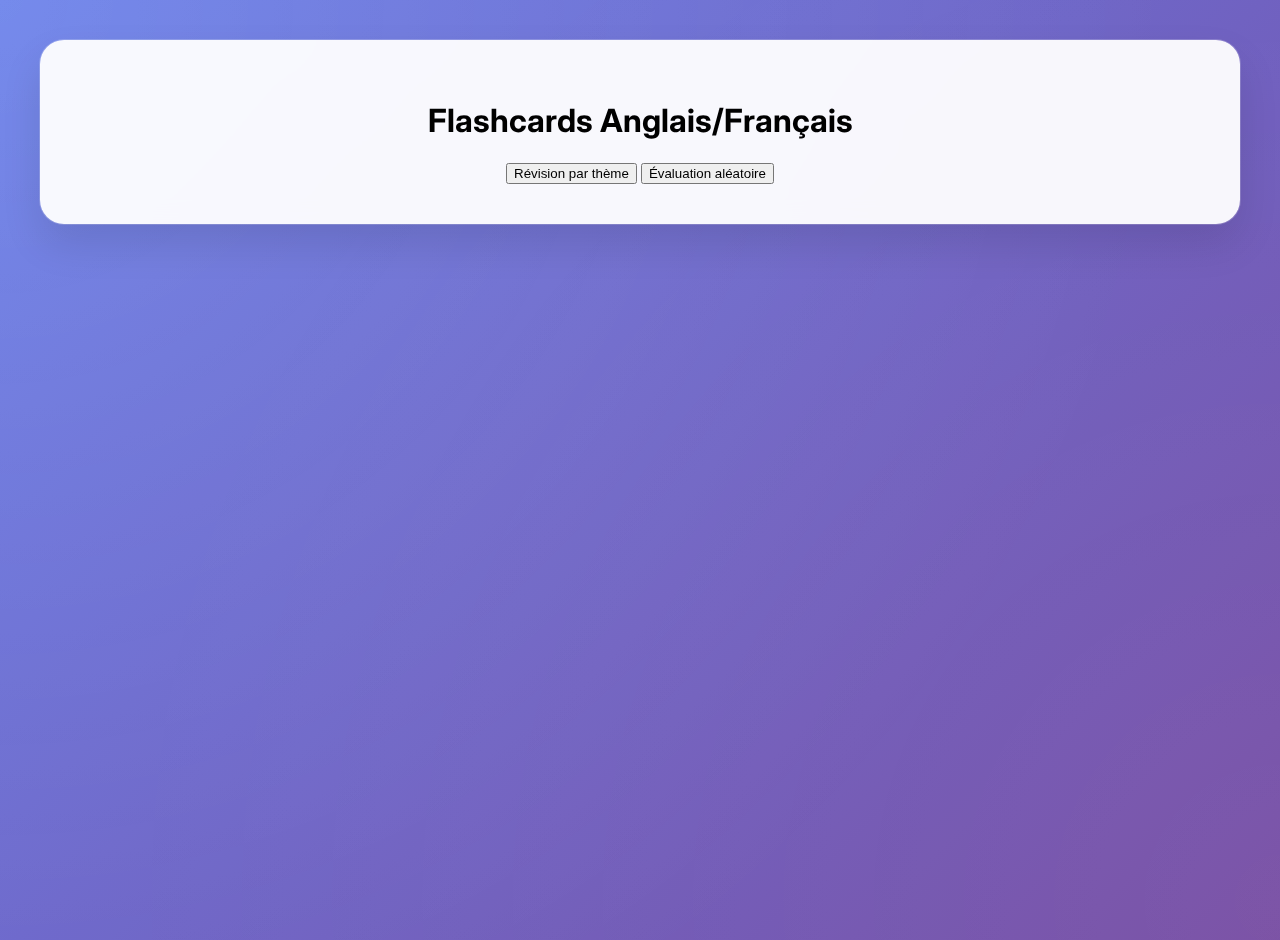
<file: index.html>
<!DOCTYPE html>
<html lang="fr">
<head>
  <meta charset="UTF-8">
  <meta name="viewport" content="width=device-width, initial-scale=1.0">
  <title>Flashcards Anglais/Français</title>
  <!-- Google Fonts modern -->
  <link href="https://fonts.googleapis.com/css2?family=Inter:wght@400;600&display=swap" rel="stylesheet">
  <link rel="stylesheet" href="style.css">
</head>
<body>
  <div class="container">
    <h1>Flashcards Anglais/Français</h1>
    <div class="menu">
      <button onclick="window.location.href='revision.html'">Révision par thème</button>
      <button onclick="window.location.href='evaluation.html'">Évaluation aléatoire</button>
    </div>
  </div>
</body>
</html>
</file>
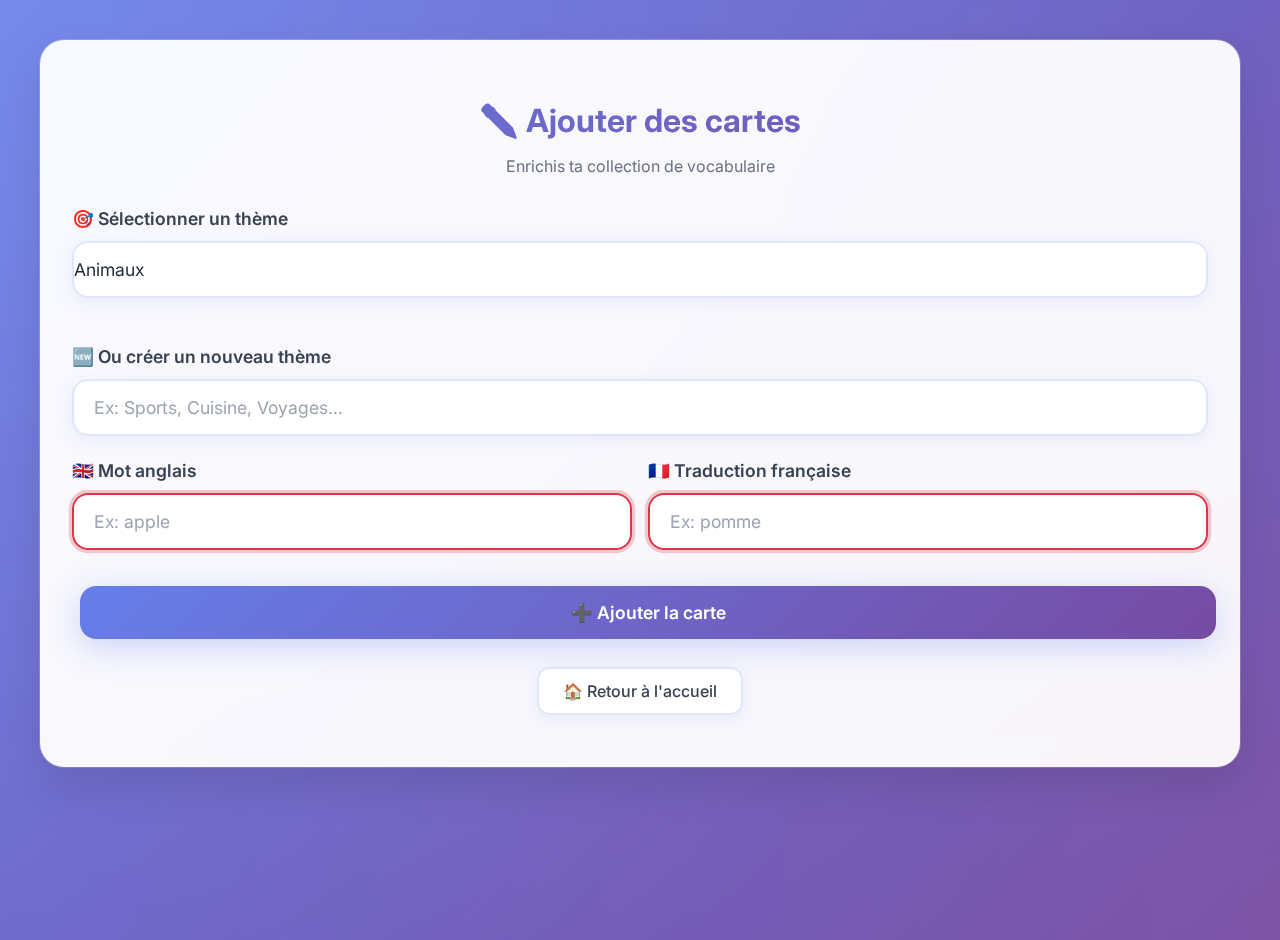
<file: ajout.html>
<!DOCTYPE html>
<html lang="fr">
<head>
  <meta charset="UTF-8">
  <meta name="viewport" content="width=device-width, initial-scale=1.0">
  <title>✏️ Ajouter des cartes - Polyglot Flashcards</title>
  <link href="https://fonts.googleapis.com/css2?family=Inter:wght@400;500;600;700&display=swap" rel="stylesheet">
  <link rel="stylesheet" href="style.css">
  <script src="dom-utils.js"></script>
</head>
<body>
  <div class="container">
    <div style="text-align: center; margin-bottom: 32px;">
      <h1 style="font-size: 2rem; font-weight: 700; background: linear-gradient(135deg, #667eea 0%, #764ba2 100%); -webkit-background-clip: text; -webkit-text-fill-color: transparent; background-clip: text; margin-bottom: 8px;">
        ✏️ Ajouter des cartes
      </h1>
      <p style="color: #6b7280; font-size: 1rem;">Enrichis ta collection de vocabulaire</p>
    </div>

    <form id="addCardForm" style="text-align: left;">
      <div class="form-group">
        <label for="themeSelect">🎯 Sélectionner un thème</label>
        <select id="themeSelect" class="form-input" style="appearance: none; background-image: url('data:image/svg+xml;utf8,<svg fill=\"%23667eea\" height=\"24\" viewBox=\"0 0 24 24\" width=\"24\" xmlns=\"http://www.w3.org/2000/svg\"><path d=\"M7 10l5 5 5-5z\"/></svg>'); background-repeat: no-repeat; background-position: right 16px center; background-size: 16px; padding-right: 48px;"></select>
      </div>
      
      <div class="form-group">
        <label for="newTheme">🆕 Ou créer un nouveau thème</label>
        <input type="text" id="newTheme" class="form-input" placeholder="Ex: Sports, Cuisine, Voyages..." />
      </div>
      
      <div style="display: grid; grid-template-columns: 1fr 1fr; gap: 16px; margin-bottom: 24px;">
        <div class="form-group" style="margin-bottom: 0;">
          <label for="enWord">🇬🇧 Mot anglais</label>
          <input type="text" id="enWord" class="form-input" required placeholder="Ex: apple" />
        </div>
        <div class="form-group" style="margin-bottom: 0;">
          <label for="frWord">🇫🇷 Traduction française</label>
          <input type="text" id="frWord" class="form-input" required placeholder="Ex: pomme" />
        </div>
      </div>
      
      <button type="submit" class="main-btn" style="width: 100%; margin-bottom: 16px;">
        ➕ Ajouter la carte
      </button>
    </form>
    
    <div id="addMsg" style="margin: 20px 0; padding: 16px; border-radius: 12px; text-align: center; font-weight: 500; display: none;"></div>
    
    <div style="text-align: center;">
      <button class="nav-btn" onclick="window.location.href='index.html'">
        🏠 Retour à l'accueil
      </button>
    </div>
  </div>
  <script src="ajout.js"></script>
</body>
</html>
</file>
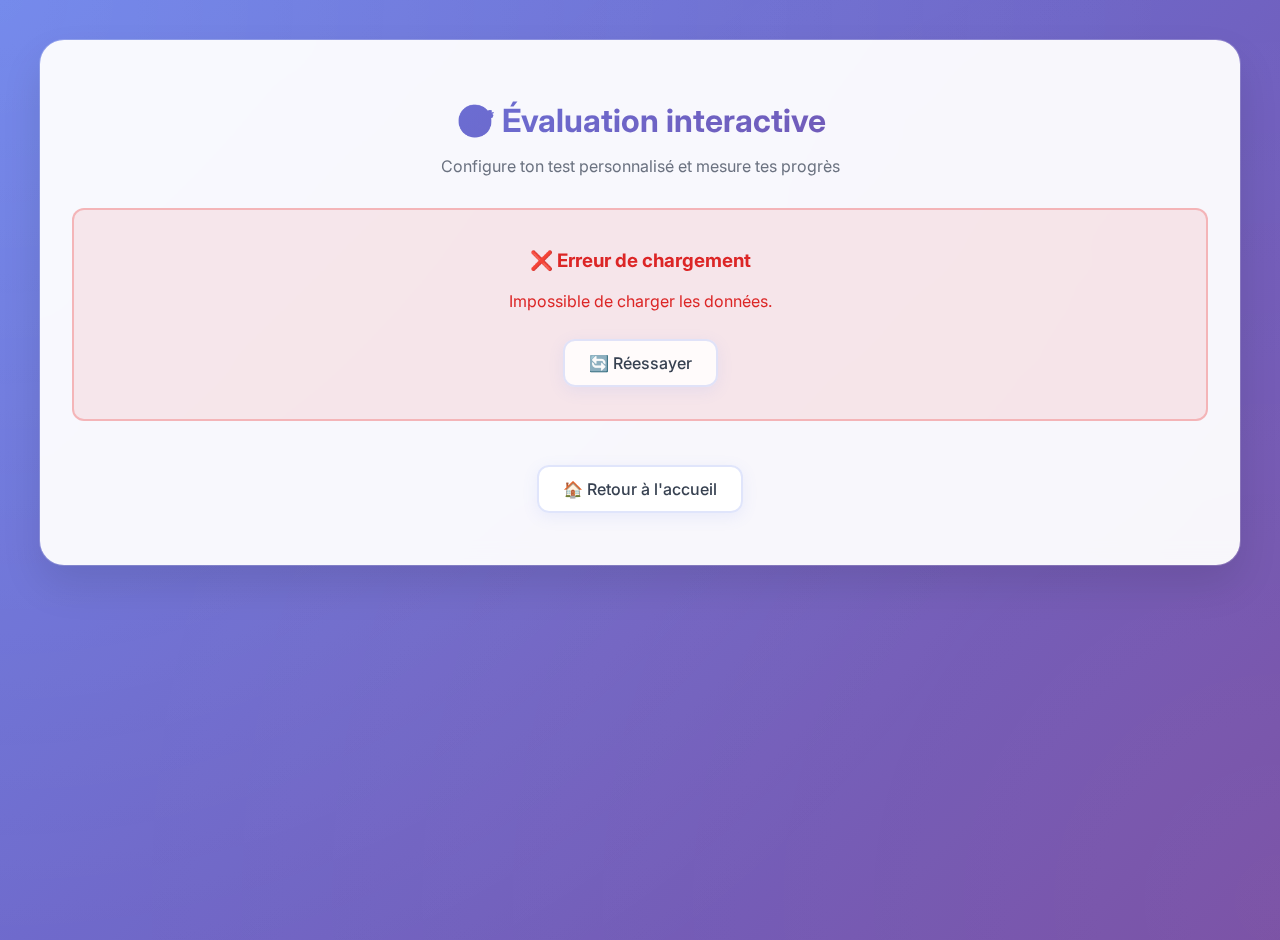
<file: evaluation.html>
<!DOCTYPE html>
<html lang="fr">
<head>
  <meta charset="UTF-8">
  <meta name="viewport" content="width=device-width, initial-scale=1.0">
  <title>🎯 Évaluation interactive - Polyglot Flashcards</title>
  <link href="https://fonts.googleapis.com/css2?family=Inter:wght@400;500;600;700&display=swap" rel="stylesheet">
  <link rel="stylesheet" href="style.css">
  <script src="dom-utils.js"></script>
  <script src="revision.js"></script>
</head>
<body>
  <div class="container">
    <div style="text-align: center; margin-bottom: 32px;">
      <h1 style="font-size: 2rem; font-weight: 700; background: linear-gradient(135deg, #667eea 0%, #764ba2 100%); -webkit-background-clip: text; -webkit-text-fill-color: transparent; background-clip: text; margin-bottom: 8px;">
        🎯 Évaluation interactive
      </h1>
      <p style="color: #6b7280; font-size: 1rem;">Configure ton test personnalisé et mesure tes progrès</p>
    </div>
    <div id="langSelect" style="margin-bottom:24px;"></div>
    <div id="modeSelectDiv" class="form-group" style="margin-bottom:18px;display:none;">
      <label for="modeSelect">Mode d'évaluation :</label>
      <select id="modeSelect" class="form-input">
        <option value="qcm">QCM (mot anglais, choix français)</option>
        <option value="qcm_fr_en">QCM (mot français, choix anglais)</option>
        <option value="libre">Réponse libre</option>
      </select>
    </div>
    <div id="themeSelect" style="margin-bottom:24px;display:none;">
      <input type="text" id="themeSearch" class="form-input" placeholder="Rechercher un thème..." style="margin-bottom:12px;display:none;">
      <button id="selectAllThemesBtn" class="main-btn" style="display:none;margin-bottom:12px;">Tout sélectionner</button>
    </div>
    <div id="questionCountDiv" style="margin-bottom:24px;display:none;">
      <label for="questionCount" style="font-size:1.05em;color:#444;">Nombre de questions :</label>
      <input type="number" id="questionCount" min="1" max="50" value="10" style="width:60px;margin-left:8px;">
    </div>
    <button id="startBtn" class="main-btn" style="display:none;margin-bottom:32px;">Démarrer l'évaluation</button>
    <div id="flashcardSection" style="display:none">
      <div id="flashcard" class="flashcard" style="margin-bottom:24px;"><div id="cardFront" class="card-front"></div></div>
      <div id="answers" class="answers"></div>
      <div id="feedback" class="feedback" style="margin-top:16px;"></div>
      <button id="nextBtn" class="main-btn" style="display:none;margin-top:24px;">Carte suivante</button>
    </div>
    <div style="text-align: center; margin-top: 32px;">
      <button onclick="window.location.href='index.html'" class="nav-btn">🏠 Retour à l'accueil</button>
    </div>
  </div>
  <script src="evaluation.js"></script>
</body>
</html>
</file>
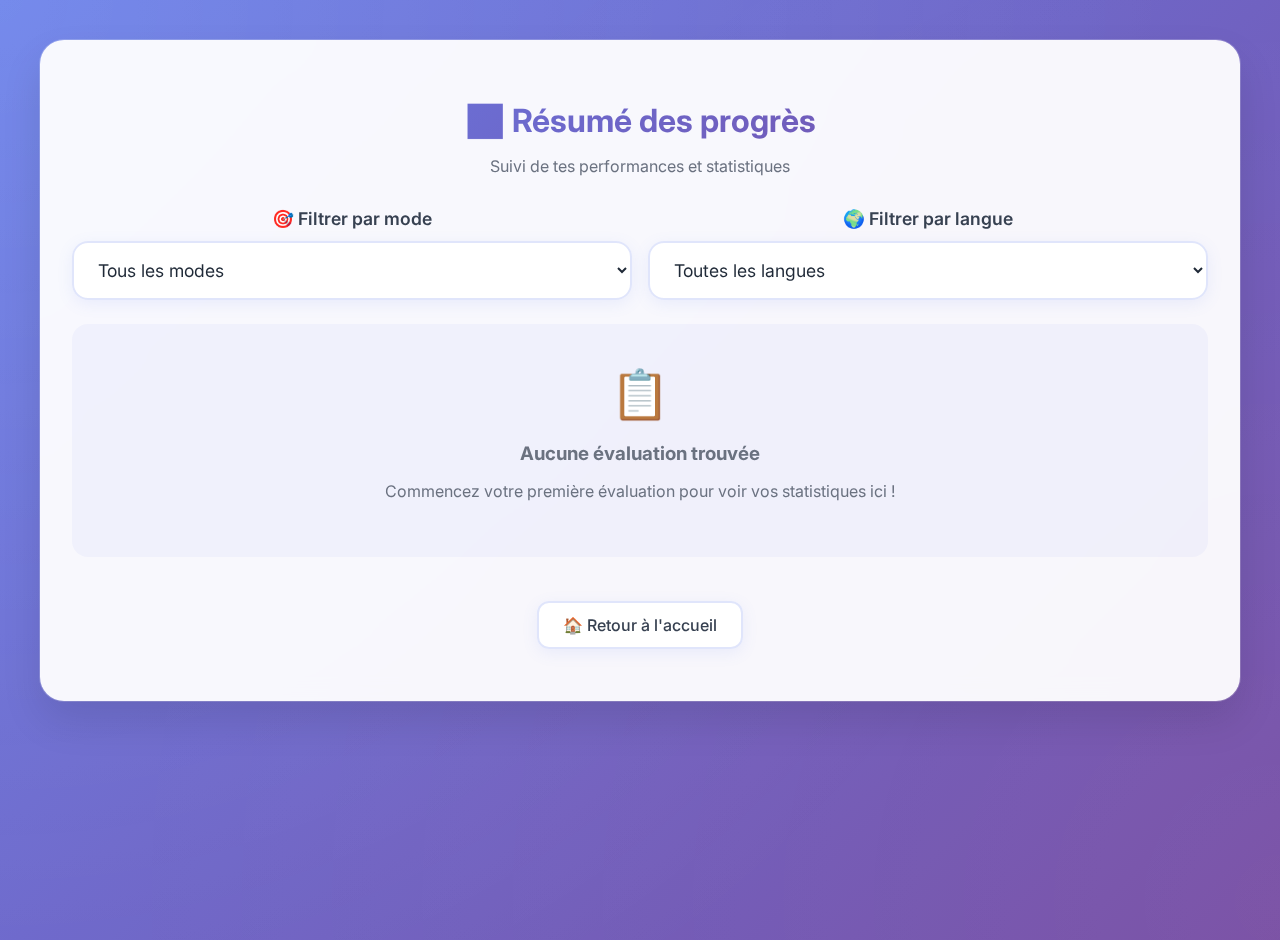
<file: resume.html>
<!DOCTYPE html>
<html lang="fr">
<head>
  <meta charset="UTF-8">
  <meta name="viewport" content="width=device-width, initial-scale=1.0">
  <title>📊 Résumé des progrès - Polyglot Flashcards</title>
  <link href="https://fonts.googleapis.com/css2?family=Inter:wght@400;500;600;700&display=swap" rel="stylesheet">
  <link rel="stylesheet" href="style.css">
  <script src="dom-utils.js"></script>
  <style>
    .table-container {
      overflow-x: auto;
      margin: 20px 0;
      border-radius: 16px;
      box-shadow: 0 4px 16px rgba(102, 126, 234, 0.1);
    }
    
    .score-table {
      width: 100%;
      min-width: 600px;
      border-collapse: collapse;
      background: rgba(255, 255, 255, 0.8);
      backdrop-filter: blur(10px);
    }
    
    .score-table th {
      background: linear-gradient(135deg, #667eea 0%, #764ba2 100%);
      color: white;
      padding: 16px 12px;
      font-weight: 600;
      text-align: left;
      font-size: 0.9rem;
      white-space: nowrap;
    }
    
    .score-table td {
      padding: 12px;
      border-bottom: 1px solid rgba(102, 126, 234, 0.1);
      font-size: 0.9rem;
    }
    
    .score-table tr:hover {
      background: rgba(102, 126, 234, 0.05);
    }
    
    .score-table tr:last-child td {
      border-bottom: none;
    }

    /* Responsive pour mobile */
    @media (max-width: 480px) {
      .score-table {
        min-width: 500px;
        font-size: 0.8rem;
      }
      
      .score-table th {
        padding: 12px 8px;
        font-size: 0.8rem;
      }
      
      .score-table td {
        padding: 10px 8px;
        font-size: 0.8rem;
      }

      /* Grid responsive pour les filtres */
      div[style*="grid-template-columns"] {
        grid-template-columns: 1fr !important;
        gap: 12px !important;
      }
    }

    /* Responsive pour tablettes */
    @media (max-width: 768px) {
      .score-table {
        min-width: 550px;
      }
    }
  </style>
</head>
<body>
  <div class="container">
    <div style="text-align: center; margin-bottom: 32px;">
      <h1 style="font-size: 2rem; font-weight: 700; background: linear-gradient(135deg, #667eea 0%, #764ba2 100%); -webkit-background-clip: text; -webkit-text-fill-color: transparent; background-clip: text; margin-bottom: 8px;">
        📊 Résumé des progrès
      </h1>
      <p style="color: #6b7280; font-size: 1rem;">Suivi de tes performances et statistiques</p>
    </div>

    <div style="display: grid; grid-template-columns: repeat(auto-fit, minmax(250px, 1fr)); gap: 16px; margin-bottom: 24px;">
      <div class="form-group" style="margin-bottom: 0;">
        <label for="modeFilter">🎯 Filtrer par mode</label>
        <select id="modeFilter" class="form-input">
          <option value="all">Tous les modes</option>
          <option value="qcm_fr_lang">🔄 QCM (FR → Langue)</option>
          <option value="qcm_lang_fr">🔄 QCM (Langue → FR)</option>
          <option value="libre">✏️ Réponse libre</option>
        </select>
      </div>
      <div class="form-group" style="margin-bottom: 0;">
        <label for="langFilter">🌍 Filtrer par langue</label>
        <select id="langFilter" class="form-input">
          <option value="all">Toutes les langues</option>
          <option value="anglais">Anglais</option>
          <option value="francais">Français</option>
        </select>
      </div>
    </div>

    <div id="scoreHistory"></div>
    
    <div style="text-align: center; margin-top: 32px;">
      <button onclick="window.location.href='index.html'" class="nav-btn">🏠 Retour à l'accueil</button>
    </div>
  </div>
  <script>
    // ================================
    // SÉCURITÉ - FONCTIONS UTILITAIRES
    // ================================
    
    /**
     * Échappe les caractères HTML dangereux
     */
    function escapeHtml(unsafe) {
      return String(unsafe)
        .replace(/&/g, "&amp;")
        .replace(/</g, "&lt;")
        .replace(/>/g, "&gt;")
        .replace(/"/g, "&quot;")
        .replace(/'/g, "&#039;");
    }

    // ================================
    // SYSTÈME D'HISTORIQUE AVANCÉ
    // ================================

    /**
     * Récupère l'historique des évaluations depuis le nouveau système
     */
    function getEvaluationHistory() {
      try {
        const history = JSON.parse(localStorage.getItem('evaluation_history')) || [];
        return Array.isArray(history) ? history : [];
      } catch (error) {
        console.warn('Erreur lecture historique:', error);
        return [];
      }
    }

    /**
     * Récupère l'ancien historique pour compatibilité
     */
    function getLegacyHistory() {
      try {
        const history = JSON.parse(localStorage.getItem('scoreHistory')) || [];
        return Array.isArray(history) ? history : [];
      } catch (error) {
        return [];
      }
    }

    /**
     * Formate le mode d'évaluation pour affichage
     */
    function formatMode(mode) {
      switch(mode) {
        case 'qcm_fr_lang': return '🔄 QCM (FR → Langue)';
        case 'qcm_lang_fr': return '🔄 QCM (Langue → FR)';
        case 'libre': return '✏️ Réponse libre';
        default: return mode;
      }
    }

    /**
     * Formate la date pour affichage
     */
    function formatDate(timestamp) {
      const date = new Date(timestamp);
      return date.toLocaleDateString('fr-FR', {
        day: '2-digit',
        month: '2-digit',
        year: 'numeric',
        hour: '2-digit',
        minute: '2-digit'
      });
    }

    /**
     * Génère les statistiques globales
     */
    function generateStats(history) {
      if (!history || history.length === 0) return null;

      const totalSessions = history.length;
      const totalQuestions = history.reduce((sum, session) => {
        return sum + (session.totalQuestions || 0);
      }, 0);
      const totalCorrect = history.reduce((sum, session) => {
        return sum + (session.correctAnswers || 0);
      }, 0);
      
      const avgScore = totalQuestions > 0 ? Math.round((totalCorrect / totalQuestions) * 100) : 0;
      
      // Calcul des tendances (5 dernières sessions vs 5 précédentes)
      const recent5 = history.slice(0, 5);
      const previous5 = history.slice(5, 10);
      
      let trend = '';
      if (recent5.length >= 2 && previous5.length >= 2) {
        const recentAvg = recent5.reduce((sum, s) => sum + (s.percentage || 0), 0) / recent5.length;
        const previousAvg = previous5.reduce((sum, s) => sum + (s.percentage || 0), 0) / previous5.length;
        const diff = recentAvg - previousAvg;
        
        if (diff > 5) trend = '📈 En progression !';
        else if (diff < -5) trend = '📉 À surveiller';
        else trend = '➡️ Stable';
      }

      return {
        totalSessions,
        totalQuestions,
        totalCorrect,
        avgScore: isNaN(avgScore) ? 0 : avgScore,
        trend
      };
    }

    /**
     * Filtre l'historique selon les critères
     */
    function filterHistory(history, modeFilter = 'all', langFilter = 'all') {
      return history.filter(session => {
        const modeMatch = modeFilter === 'all' || session.mode === modeFilter;
        const langMatch = langFilter === 'all' || session.language === langFilter;
        return modeMatch && langMatch;
      });
    }

    /**
     * Affiche l'historique complet avec statistiques
     */
    function renderHistory(modeFilter = 'all', langFilter = 'all') {
      const history = getEvaluationHistory();
      const legacyHistory = getLegacyHistory();
      const filtered = filterHistory(history, modeFilter, langFilter);
      
      const historyDiv = document.getElementById('scoreHistory');
      
      if (filtered.length === 0 && legacyHistory.length === 0) {
        // SÉCURISATION: Création sécurisée au lieu d'innerHTML dangereux
        historyDiv.innerHTML = '';
        const emptyDiv = document.createElement('div');
        emptyDiv.style.cssText = 'text-align: center; padding: 40px; background: rgba(102, 126, 234, 0.05); border-radius: 16px; color: #6b7280;';
        
        const emoji = document.createElement('div');
        emoji.textContent = '📋';
        emoji.style.cssText = 'font-size: 3rem; margin-bottom: 16px;';
        
        const title = document.createElement('h3');
        title.textContent = 'Aucune évaluation trouvée';
        title.style.cssText = 'margin-bottom: 8px;';
        
        const text = document.createElement('p');
        text.textContent = 'Commencez votre première évaluation pour voir vos statistiques ici !';
        
        emptyDiv.appendChild(emoji);
        emptyDiv.appendChild(title);
        emptyDiv.appendChild(text);
        historyDiv.appendChild(emptyDiv);
        return;
      }

      let html = '';

      // Statistiques globales
      if (filtered.length > 0) {
        const stats = generateStats(filtered);
        if (stats) {
          html += `
            <div style="display: grid; grid-template-columns: repeat(auto-fit, minmax(200px, 1fr)); gap: 16px; margin-bottom: 24px;">
              <div class="stat-card" style="background: linear-gradient(135deg, #28a745, #20c997); color: white; padding: 20px; border-radius: 12px; text-align: center;">
                <div style="font-size: 2rem; font-weight: bold;">${stats.totalSessions}</div>
                <div>Évaluations</div>
              </div>
              <div class="stat-card" style="background: linear-gradient(135deg, #007bff, #0056b3); color: white; padding: 20px; border-radius: 12px; text-align: center;">
                <div style="font-size: 2rem; font-weight: bold;">${stats.avgScore}%</div>
                <div>Score moyen</div>
              </div>
              <div class="stat-card" style="background: linear-gradient(135deg, #6f42c1, #5a2d91); color: white; padding: 20px; border-radius: 12px; text-align: center;">
                <div style="font-size: 2rem; font-weight: bold;">${stats.totalQuestions}</div>
                <div>Questions répondues</div>
              </div>
              ${stats.trend ? `
              <div class="stat-card" style="background: linear-gradient(135deg, #fd7e14, #e8590c); color: white; padding: 20px; border-radius: 12px; text-align: center;">
                <div style="font-size: 1.2rem; font-weight: bold;">${stats.trend}</div>
                <div>Tendance récente</div>
              </div>
              ` : ''}
            </div>
          `;
        }
      }

      // Tableau détaillé
      if (filtered.length > 0) {
        html += `
          <div class="table-container">
            <table class="score-table">
              <tr>
                <th>📅 Date</th>
                <th>🎯 Mode</th>
                <th>🌍 Langue</th>
                <th>📚 Thèmes</th>
                <th>📊 Score</th>
                <th>🎖️ Détails</th>
              </tr>
        `;

        filtered.forEach(session => {
          // Gestion sécurisée des données de session
          const percentage = session.percentage || 0;
          const correctAnswers = session.correctAnswers || 0;
          const totalQuestions = session.totalQuestions || 0;
          const themes = session.themes || [];
          const language = session.language || 'Non spécifié';
          const mode = session.mode || 'Non spécifié';
          const weightedPercentage = session.weightedPercentage || percentage;
          const themeBreakdown = session.themeBreakdown || {};
          
          const scoreColor = percentage >= 70 ? '#28a745' : 
                           percentage >= 50 ? '#ffc107' : '#dc3545';
          
          const themesText = themes.length > 2 ? 
            `${themes.slice(0, 2).join(', ')}... (+${themes.length - 2})` :
            themes.join(', ') || 'Aucun thème';

          html += `
            <tr onclick="showSessionDetail('${session.id || 'unknown'}')" style="cursor: pointer;">
              <td>${formatDate(session.timestamp)}</td>
              <td>${formatMode(mode)}</td>
              <td>${language.charAt(0).toUpperCase() + language.slice(1)}</td>
              <td style="font-size: 0.8rem;" title="${themes.join(', ')}">${themesText}</td>
              <td>
                <span style="color: ${scoreColor}; font-weight: bold;">
                  ${correctAnswers}/${totalQuestions}
                </span>
                <div style="font-size: 0.8rem; color: #666;">${percentage}%</div>
              </td>
              <td>
                ${weightedPercentage !== percentage ? 
                  `<div style="font-size: 0.8rem; color: #666;">Pondéré: ${weightedPercentage}%</div>` : 
                  ''
                }
                ${Object.keys(themeBreakdown).length > 1 ? 
                  `<div style="font-size: 0.7rem; color: #999;">Multi-thèmes</div>` : 
                  ''
                }
              </td>
            </tr>
          `;
        });

        html += '</table></div>';
      }

      // Historique legacy (ancien système)
      if (legacyHistory.length > 0) {
        html += `
          <div style="margin-top: 32px; padding: 16px; background: rgba(255, 193, 7, 0.1); border-radius: 12px; border-left: 4px solid #ffc107;">
            <h4 style="color: #856404; margin-bottom: 12px;">📜 Ancien historique (format legacy)</h4>
            <div class="table-container">
              <table class="score-table" style="font-size: 0.85rem;">
                <tr><th>Date</th><th>Mode</th><th>Langue</th><th>Score</th></tr>
        `;
        
        legacyHistory.reverse().slice(0, 10).forEach(item => {
          html += `<tr><td>${item.date}</td><td>${item.mode}</td><td>${item.lang || 'N/A'}</td><td>${item.score} / ${item.total}</td></tr>`;
        });
        
        html += `
              </table>
            </div>
            <p style="font-size: 0.8rem; color: #856404; margin-top: 8px; margin-bottom: 0;">
              ⚠️ Ces données utilisent l'ancien format. Les nouvelles évaluations apparaîtront dans le tableau principal.
            </p>
          </div>
        `;
      }

      historyDiv.innerHTML = html;
    }

    /**
     * Formate une durée en millisecondes en format lisible
     */
    function formatDuration(ms) {
      if (!ms || ms === 0) return '0s';
      
      const seconds = Math.floor(ms / 1000);
      const minutes = Math.floor(seconds / 60);
      const hours = Math.floor(minutes / 60);
      
      if (hours > 0) {
        return `${hours}h ${minutes % 60}m ${seconds % 60}s`;
      } else if (minutes > 0) {
        return `${minutes}m ${seconds % 60}s`;
      } else {
        return `${seconds}s`;
      }
    }

    /**
     * Affiche les détails d'une session avec modal complet
     */
    function showSessionDetail(sessionId) {
      const history = getEvaluationHistory();
      const session = history.find(s => s.id === sessionId);
      if (!session) return;

      // Gestion sécurisée des données de session avec validation
      const sessionData = {
        percentage: session.percentage || 0,
        correctAnswers: session.correctAnswers || 0,
        totalQuestions: session.totalQuestions || 0,
        themes: Array.isArray(session.themes) ? session.themes : [],
        language: session.language || 'Non spécifié',
        mode: session.mode || 'Non spécifié',
        weightedPercentage: session.weightedPercentage || session.percentage || 0,
        themeBreakdown: session.themeBreakdown || {},
        totalTime: session.totalTime || 0
      };

      // Construction du contenu avec template sécurisé
      let content = `
        <div class="session-detail">
          <h4>Détail de la session du ${formatDate(session.timestamp)}</h4>
          <div class="row" style="margin-bottom: 20px;">
            <div class="col-md-6">
              <p><strong>Mode:</strong> ${formatMode(sessionData.mode)}</p>
              <p><strong>Langue:</strong> ${sessionData.language}</p>
              <p><strong>Score:</strong> ${sessionData.correctAnswers}/${sessionData.totalQuestions} (${sessionData.percentage}%)</p>
              ${sessionData.weightedPercentage !== sessionData.percentage ? 
                `<p><strong>Score pondéré:</strong> ${sessionData.weightedPercentage}%</p>` : 
                ''
              }
            </div>
            <div class="col-md-6">
              <p><strong>Thèmes:</strong> ${sessionData.themes.length > 0 ? sessionData.themes.join(', ') : 'Aucun thème'}</p>
              <p><strong>Temps total:</strong> ${formatDuration(sessionData.totalTime)}</p>
              <p><strong>Temps moyen/question:</strong> ${sessionData.totalQuestions > 0 ? formatDuration(sessionData.totalTime / sessionData.totalQuestions) : 'N/A'}</p>
            </div>
          </div>
      `;

      // Ajout des détails par thème si disponible
      if (Object.keys(sessionData.themeBreakdown).length > 0) {
        content += `<h5>Performance par thème:</h5><div class="row">`;
        
        Object.entries(sessionData.themeBreakdown).forEach(([theme, data]) => {
          const correct = data?.correct || 0;
          const total = data?.total || 0;
          const themePercentage = total > 0 ? Math.round((correct / total) * 100) : 0;
          const color = themePercentage >= 70 ? '#28a745' : 
                       themePercentage >= 50 ? '#ffc107' : '#dc3545';
          
          content += `
            <div class="col-md-6" style="margin-bottom: 10px;">
              <div style="padding: 10px; background: rgba(255,255,255,0.1); border-radius: 8px; border-left: 4px solid ${color};">
                <strong>${theme}</strong><br>
                <span style="color: ${color};">${correct}/${total} (${themePercentage}%)</span>
              </div>
            </div>
          `;
        });
        
        content += `</div>`;
      }

      content += `</div>`;

      // Utilisation de l'utilitaire modal sécurisé
      const { modal, closeModal } = DOMUtils.createModal(content, { closeButton: true });
      
      // Le nettoyage est automatiquement géré par createModal
    }

    // Event listeners pour les filtres
    document.getElementById('modeFilter').addEventListener('change', function() {
      renderHistory(this.value, document.getElementById('langFilter').value);
    });
    
    document.getElementById('langFilter').addEventListener('change', function() {
      renderHistory(document.getElementById('modeFilter').value, this.value);
    });

    // Mise à jour des options de filtre selon les données disponibles
    function updateFilterOptions() {
      const history = getEvaluationHistory();
      // Filtrer les valeurs null/undefined et créer des sets uniques
      const modes = [...new Set(history.map(s => s.mode).filter(mode => mode))];
      const languages = [...new Set(history.map(s => s.language).filter(lang => lang))];
      
      // SÉCURISATION: Mise à jour filtre mode
      const modeSelect = document.getElementById('modeFilter');
      modeSelect.innerHTML = '<option value="all">Tous les modes</option>';
      modes.forEach(mode => {
        const option = document.createElement('option');
        option.value = escapeHtml(mode);
        option.textContent = formatMode(mode);
        modeSelect.appendChild(option);
      });
      
      // SÉCURISATION: Mise à jour filtre langue
      const langSelect = document.getElementById('langFilter');
      langSelect.innerHTML = '<option value="all">Toutes les langues</option>';
      languages.forEach(lang => {
        const option = document.createElement('option');
        option.value = escapeHtml(lang);
        option.textContent = escapeHtml(lang.charAt(0).toUpperCase() + lang.slice(1));
        langSelect.appendChild(option);
      });
    }

    // ================================
    // FONCTIONS SÉCURISÉES POUR DOM
    // ================================
    
    /**
     * Crée une grille de statistiques de façon sécurisée
     */
    function createSecureStatsGrid(stats) {
      const grid = document.createElement('div');
      grid.style.cssText = 'display: grid; grid-template-columns: repeat(auto-fit, minmax(200px, 1fr)); gap: 16px; margin-bottom: 24px;';
      
      const statsData = [
        { value: stats.totalSessions, label: 'Évaluations', gradient: 'linear-gradient(135deg, #28a745, #20c997)' },
        { value: stats.avgScore + '%', label: 'Score moyen', gradient: 'linear-gradient(135deg, #007bff, #0056b3)' },
        { value: stats.totalQuestions, label: 'Questions totales', gradient: 'linear-gradient(135deg, #6f42c1, #5a2d91)' },
        { value: stats.timeSpent + 'min', label: 'Temps total', gradient: 'linear-gradient(135deg, #fd7e14, #e55a4d)' }
      ];
      
      statsData.forEach(stat => {
        const card = document.createElement('div');
        card.className = 'stat-card';
        card.style.cssText = `background: ${stat.gradient}; color: white; padding: 20px; border-radius: 12px; text-align: center;`;
        
        const value = document.createElement('div');
        value.textContent = escapeHtml(String(stat.value));
        value.style.cssText = 'font-size: 2rem; font-weight: bold;';
        
        const label = document.createElement('div');
        label.textContent = escapeHtml(stat.label);
        
        card.appendChild(value);
        card.appendChild(label);
        grid.appendChild(card);
      });
      
      return grid;
    }

    // Initialisation
    document.addEventListener('DOMContentLoaded', function() {
      updateFilterOptions();
      renderHistory();
    });
  </script>
</body>
</html>
</file>
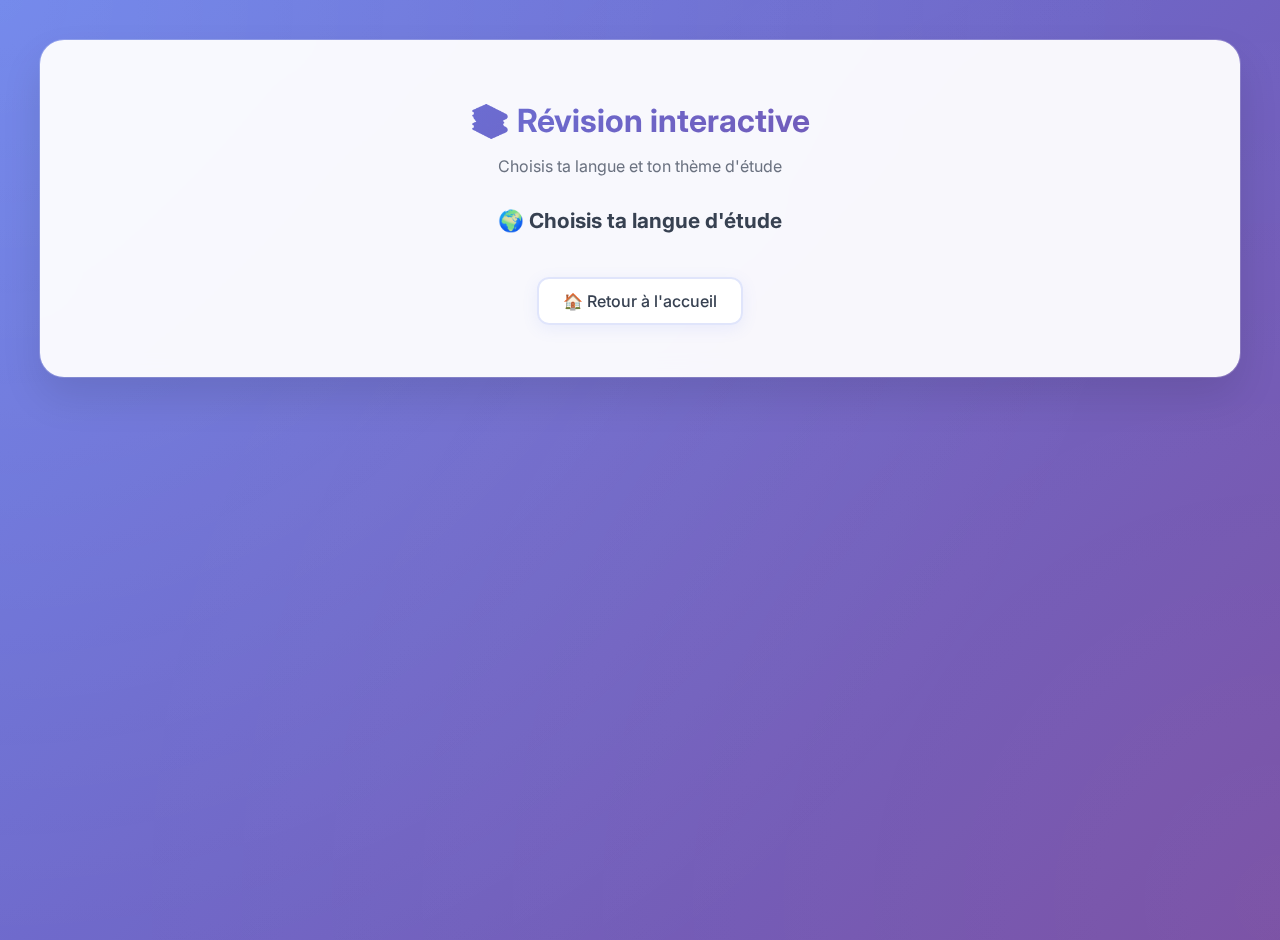
<file: revision.html>
<!DOCTYPE html>
<html lang="fr">
<head>
  <meta charset="UTF-8">
  <meta name="viewport" content="width=device-width, initial-scale=1.0">
  <title>📚 Révision par thème - Polyglot Flashcards</title>
  <link href="https://fonts.googleapis.com/css2?family=Inter:wght@400;500;600;700&display=swap" rel="stylesheet">
  <link rel="stylesheet" href="style.css">
</head>
<body>
  <div class="container">
    <div style="text-align: center; margin-bottom: 32px;">
      <h1 style="font-size: 2rem; font-weight: 700; background: linear-gradient(135deg, #667eea 0%, #764ba2 100%); -webkit-background-clip: text; -webkit-text-fill-color: transparent; background-clip: text; margin-bottom: 8px;">
        📚 Révision interactive
      </h1>
      <p style="color: #6b7280; font-size: 1rem;">Choisis ta langue et ton thème d'étude</p>
    </div>

    <!-- Sélection de langue -->
    <div id="langSelectContainer" style="text-align: center;">
      <h2 style="color: #374151; font-size: 1.3rem; margin-bottom: 20px;">🌍 Choisis ta langue d'étude</h2>
      <div id="langSelect" style="margin-bottom: 32px;"></div>
    </div>

    <!-- Sélection de thème -->
    <div id="themeSelectContainer" style="display: none; text-align: center;">
      <h2 id="themeTitle" style="color: #374151; font-size: 1.3rem; margin-bottom: 20px;">🎯 Choisis ton thème</h2>
      <div class="theme-list" id="themeList"></div>
      <button class="nav-btn" onclick="showLangSelection()" style="margin-top: 20px;">
        ← Changer de langue
      </button>
    </div>

    <!-- Section des flashcards -->
    <div id="flashcardSection" style="display: none;">
      <div style="text-align: center; margin-bottom: 24px;">
        <h3 id="currentThemeTitle" style="color: #374151; font-size: 1.2rem; margin-bottom: 8px;"></h3>
        <div id="progressInfo" style="color: #6b7280; font-size: 0.95rem;"></div>
      </div>
      
      <div class="flashcard-container">
        <div class="flashcard" id="flashcard">
          <div class="flashcard-face front" id="cardFront"></div>
          <div class="flashcard-face back" id="cardBack"></div>
        </div>
      </div>
      
      <!-- Boutons de feedback (masqués initialement) -->
      <div id="feedbackButtons" style="text-align: center; margin: 20px 0; display: none;">
        <p style="color: #6b7280; margin-bottom: 12px; font-size: 0.9rem;">Connais-tu ce mot ?</p>
        <button id="knownBtn" class="success-btn" style="margin-right: 8px;">
          ✅ Je connais
        </button>
        <button id="unknownBtn" class="danger-btn" style="margin-left: 8px;">
          ❌ Je ne connais pas
        </button>
      </div>

      <!-- Boutons de navigation -->
      <div style="text-align: center; margin-top: 24px;">
        <button id="prevBtn" class="nav-btn" style="margin-right: 12px;">
          ← Précédent
        </button>
        <button id="nextBtn" class="nav-btn" style="margin-left: 12px;">
          Suivant →
        </button>
      </div>
      
      <div style="text-align: center; margin-top: 20px;">
        <button class="nav-btn" onclick="showThemes()" style="margin-right: 12px;">
          ← Changer de thème
        </button>
        <button class="nav-btn" onclick="window.location.href='index.html'">
          🏠 Accueil
        </button>
      </div>
    </div>

    <!-- Bouton retour global (affiché quand pas dans une session) -->
    <div id="globalBackButton" style="text-align: center;">
      <button class="nav-btn" onclick="window.location.href='index.html'">
        🏠 Retour à l'accueil
      </button>
    </div>
  </div>
  <script src="revision.js"></script>
</body>
</html>
</file>
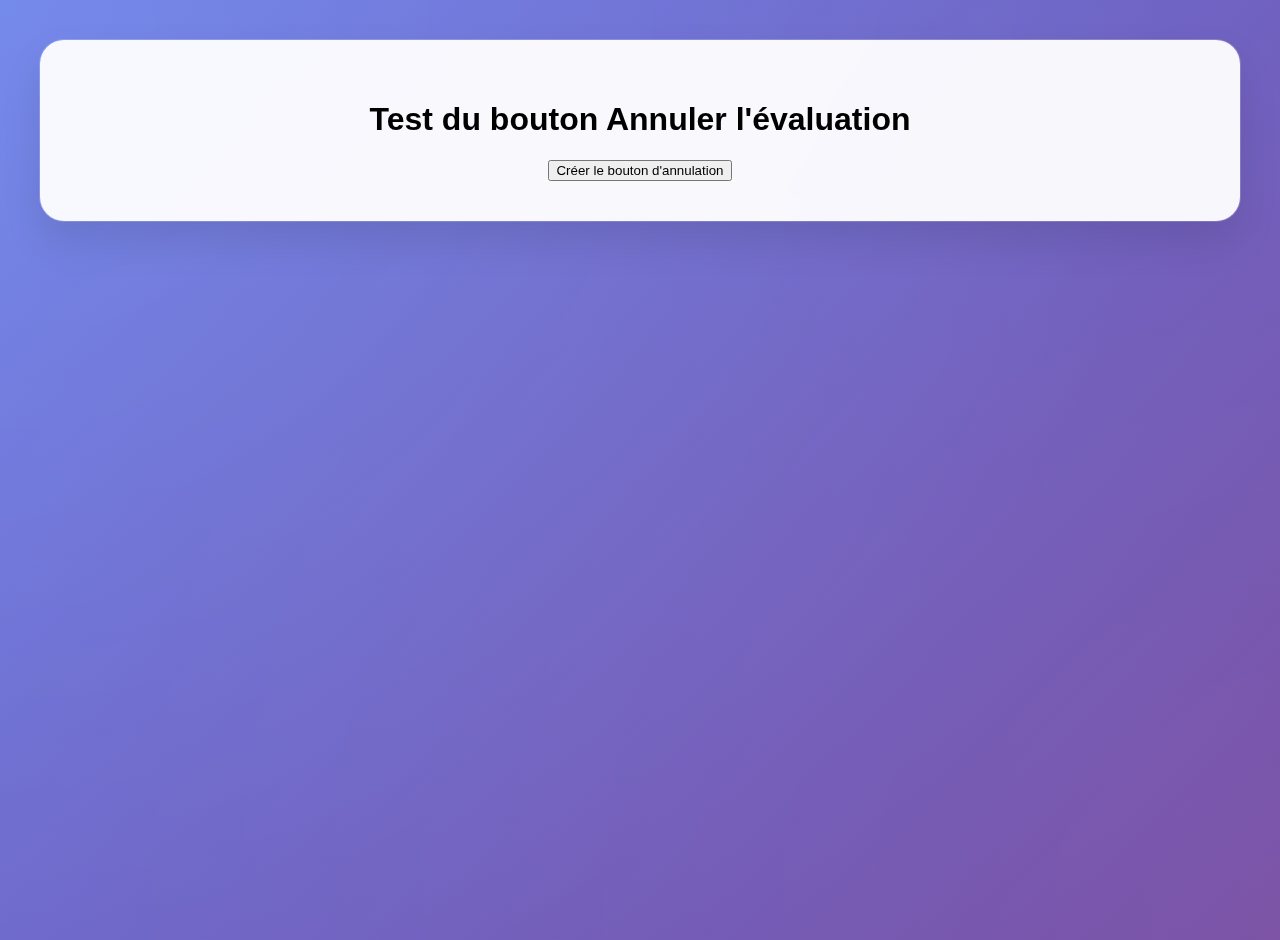
<file: test_cancel_button.html>
<!DOCTYPE html>
<html lang="fr">
<head>
    <meta charset="UTF-8">
    <meta name="viewport" content="width=device-width, initial-scale=1.0">
    <title>Test Bouton Annuler</title>
    <link rel="stylesheet" href="style.css">
</head>
<body>
    <div class="container">
        <h1>Test du bouton Annuler l'évaluation</h1>
        <div id="testArea"></div>
        <button onclick="testCancelButton()">Créer le bouton d'annulation</button>
    </div>

    <script src="dom-utils.js"></script>
    <script>
        // Test de la fonction cancelEvaluation
        function cancelEvaluation() {
            console.log('🎯 Fonction cancelEvaluation appelée !');
            const confirmCancel = confirm(
                '⚠️ Êtes-vous sûr de vouloir annuler l\'évaluation ?\n\n' +
                'Votre progression actuelle sera perdue.'
            );
            
            if (confirmCancel) {
                alert('✅ Évaluation annulée avec succès !');
                console.log('✅ Évaluation annulée');
            } else {
                console.log('❌ Annulation refusée par l\'utilisateur');
            }
        }

        function testCancelButton() {
            const testArea = document.getElementById('testArea');
            
            // Nettoie la zone de test
            testArea.innerHTML = '';
            
            // Crée le bouton comme dans evaluation.js
            const cancelDiv = DOMUtils.createSafeElement('div', {
                style: {
                    textAlign: 'center',
                    marginTop: '20px',
                    borderTop: '2px solid rgba(102, 126, 234, 0.1)',
                    paddingTop: '20px'
                }
            });
            
            const cancelBtn = DOMUtils.createSafeElement('button', {
                attributes: { id: 'cancelEvalBtn' },
                className: 'nav-btn',
                textContent: '❌ Annuler l\'évaluation',
                style: {
                    background: 'rgba(239, 68, 68, 0.1)',
                    borderColor: 'rgba(239, 68, 68, 0.3)',
                    color: '#dc2626',
                    transition: 'all 0.3s ease',
                    padding: '12px 24px',
                    border: '2px solid rgba(239, 68, 68, 0.3)',
                    borderRadius: '8px',
                    cursor: 'pointer'
                }
            });
            
            cancelDiv.appendChild(cancelBtn);
            
            // Event listener direct pour le bouton d'annulation
            cancelBtn.onclick = function() {
                console.log('🖱️ Clic détecté sur le bouton d\'annulation');
                cancelEvaluation();
            };
            
            // Test alternatif avec addEventListener
            cancelBtn.addEventListener('click', function() {
                console.log('🎯 Event listener addEventListener activé');
            });
            
            testArea.appendChild(cancelDiv);
            
            console.log('🔨 Bouton d\'annulation créé et ajouté au DOM');
            console.log('📍 Bouton trouvé dans le DOM:', document.getElementById('cancelEvalBtn'));
        }
    </script>
</body>
</html>
</file>
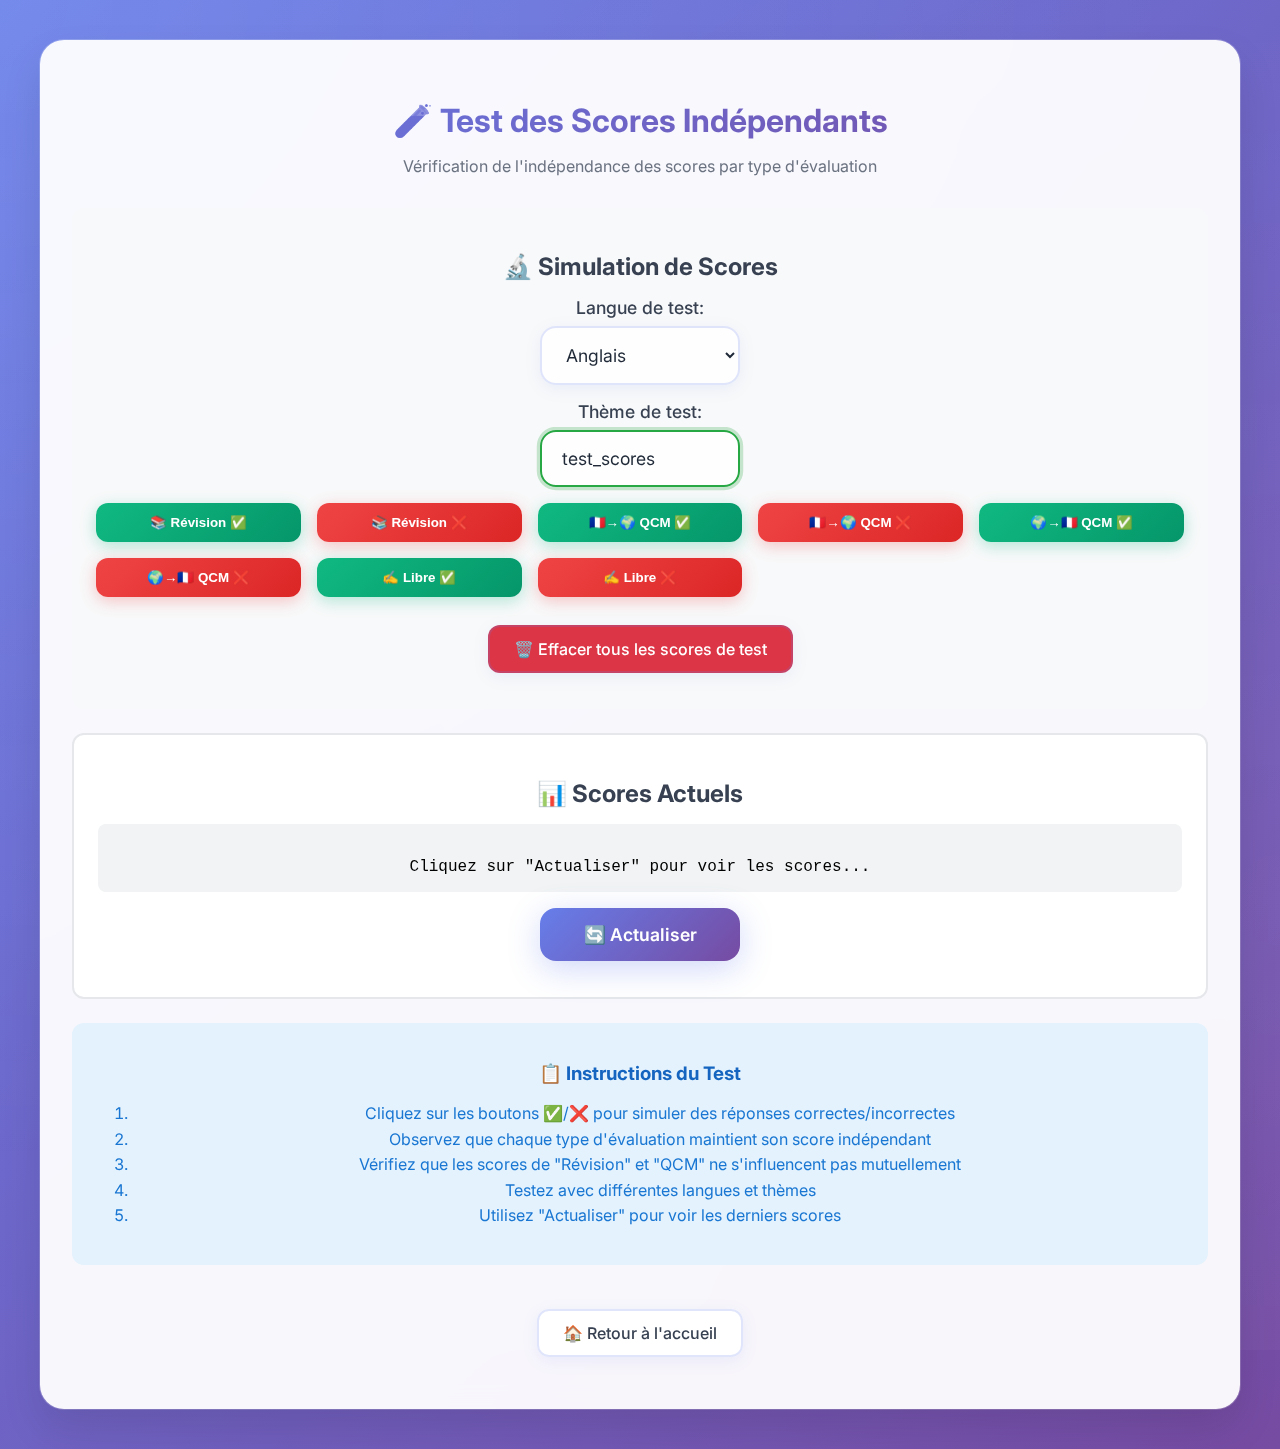
<file: test_independent_scoring.html>
<!DOCTYPE html>
<html lang="fr">
<head>
  <meta charset="UTF-8">
  <meta name="viewport" content="width=device-width, initial-scale=1.0">
  <title>🧪 Test des Scores Indépendants - Polyglot Flashcards</title>
  <link href="https://fonts.googleapis.com/css2?family=Inter:wght@400;500;600;700&display=swap" rel="stylesheet">
  <link rel="stylesheet" href="style.css">
  <script src="dom-utils.js"></script>
  <script src="revision.js"></script>
</head>
<body>
  <div class="container">
    <div style="text-align: center; margin-bottom: 32px;">
      <h1 style="font-size: 2rem; font-weight: 700; background: linear-gradient(135deg, #667eea 0%, #764ba2 100%); -webkit-background-clip: text; -webkit-text-fill-color: transparent; background-clip: text; margin-bottom: 8px;">
        🧪 Test des Scores Indépendants
      </h1>
      <p style="color: #6b7280; font-size: 1rem;">Vérification de l'indépendance des scores par type d'évaluation</p>
    </div>

    <!-- Section de test -->
    <div style="background: #f8f9fa; border-radius: 12px; padding: 24px; margin-bottom: 24px;">
      <h2 style="color: #374151; margin-bottom: 16px;">🔬 Simulation de Scores</h2>
      
      <div style="margin-bottom: 16px;">
        <label for="testLang" style="display: block; margin-bottom: 8px; font-weight: 500;">Langue de test:</label>
        <select id="testLang" class="form-input" style="width: 200px;">
          <option value="anglais">Anglais</option>
          <option value="espagnol">Espagnol</option>
          <option value="allemand">Allemand</option>
        </select>
      </div>
      
      <div style="margin-bottom: 16px;">
        <label for="testTheme" style="display: block; margin-bottom: 8px; font-weight: 500;">Thème de test:</label>
        <input type="text" id="testTheme" class="form-input" value="test_scores" style="width: 200px;">
      </div>
      
      <div style="display: grid; grid-template-columns: repeat(auto-fit, minmax(200px, 1fr)); gap: 16px; margin-bottom: 16px;">
        <button onclick="simulateScoreUpdate('revision', true)" class="success-btn">
          📚 Révision ✅
        </button>
        <button onclick="simulateScoreUpdate('revision', false)" class="danger-btn">
          📚 Révision ❌
        </button>
        <button onclick="simulateScoreUpdate('qcm_fr_lang', true)" class="success-btn">
          🇫🇷→🌍 QCM ✅
        </button>
        <button onclick="simulateScoreUpdate('qcm_fr_lang', false)" class="danger-btn">
          🇫🇷→🌍 QCM ❌
        </button>
        <button onclick="simulateScoreUpdate('qcm_lang_fr', true)" class="success-btn">
          🌍→🇫🇷 QCM ✅
        </button>
        <button onclick="simulateScoreUpdate('qcm_lang_fr', false)" class="danger-btn">
          🌍→🇫🇷 QCM ❌
        </button>
        <button onclick="simulateScoreUpdate('libre', true)" class="success-btn">
          ✍️ Libre ✅
        </button>
        <button onclick="simulateScoreUpdate('libre', false)" class="danger-btn">
          ✍️ Libre ❌
        </button>
      </div>
      
      <div style="text-align: center; margin-top: 16px;">
        <button onclick="clearAllScores()" class="nav-btn" style="background: #dc3545; color: white;">
          🗑️ Effacer tous les scores de test
        </button>
      </div>
    </div>

    <!-- Affichage des résultats -->
    <div style="background: white; border: 2px solid #e5e7eb; border-radius: 12px; padding: 24px;">
      <h2 style="color: #374151; margin-bottom: 16px;">📊 Scores Actuels</h2>
      <div id="scoresDisplay" style="font-family: 'Courier New', monospace; background: #f1f3f4; padding: 16px; border-radius: 8px; white-space: pre-line;">
        Cliquez sur "Actualiser" pour voir les scores...
      </div>
      <button onclick="refreshScores()" class="main-btn" style="margin-top: 16px;">
        🔄 Actualiser
      </button>
    </div>

    <!-- Instructions -->
    <div style="background: #e3f2fd; border-radius: 12px; padding: 20px; margin-top: 24px;">
      <h3 style="color: #1565c0; margin-bottom: 12px;">📋 Instructions du Test</h3>
      <ol style="color: #1976d2; line-height: 1.6;">
        <li>Cliquez sur les boutons ✅/❌ pour simuler des réponses correctes/incorrectes</li>
        <li>Observez que chaque type d'évaluation maintient son score indépendant</li>
        <li>Vérifiez que les scores de "Révision" et "QCM" ne s'influencent pas mutuellement</li>
        <li>Testez avec différentes langues et thèmes</li>
        <li>Utilisez "Actualiser" pour voir les derniers scores</li>
      </ol>
    </div>

    <div style="text-align: center; margin-top: 32px;">
      <button onclick="window.location.href='index.html'" class="nav-btn">🏠 Retour à l'accueil</button>
    </div>
  </div>

  <script>
    // Fonctions de test
    function simulateScoreUpdate(evaluationType, isGood) {
      const lang = document.getElementById('testLang').value;
      const theme = document.getElementById('testTheme').value;
      
      if (!lang || !theme) {
        alert('Veuillez sélectionner une langue et saisir un thème');
        return;
      }
      
      try {
        // Utilise la fonction updateScoreForTheme avec le type d'évaluation
        updateScoreForTheme(lang, theme, isGood, evaluationType);
        
        const emoji = isGood ? '✅' : '❌';
        const result = isGood ? 'Correct' : 'Incorrect';
        console.log(`${emoji} [Test] ${evaluationType}: ${lang}/${theme} - ${result}`);
        
        // Actualise automatiquement l'affichage
        setTimeout(refreshScores, 100);
        
      } catch (error) {
        console.error('Erreur lors de la simulation:', error);
        alert('Erreur: ' + error.message);
      }
    }
    
    function refreshScores() {
      const lang = document.getElementById('testLang').value;
      const theme = document.getElementById('testTheme').value;
      const display = document.getElementById('scoresDisplay');
      
      if (!lang || !theme) {
        display.textContent = 'Veuillez sélectionner une langue et saisir un thème';
        return;
      }
      
      try {
        const types = ['revision', 'qcm_fr_lang', 'qcm_lang_fr', 'libre'];
        const typeNames = {
          'revision': '📚 Révision',
          'qcm_fr_lang': '🇫🇷→🌍 QCM',
          'qcm_lang_fr': '🌍→🇫🇷 QCM',
          'libre': '✍️ Libre'
        };
        
        let result = `Scores pour "${lang}" - Thème "${theme}":\n\n`;
        
        types.forEach(type => {
          const score = getScoreForTheme(lang, theme, type);
          const name = typeNames[type];
          
          if (score !== null) {
            const percentage = ((score / 10) * 100).toFixed(2);
            result += `${name}: ${score.toFixed(3)}/10 (${percentage}%)\n`;
          } else {
            result += `${name}: Aucun score\n`;
          }
        });
        
        // Affiche aussi la structure de stockage interne
        result += '\n--- Structure de stockage ---\n';
        const scores = getThemeScores() || {};
        types.forEach(type => {
          const key = `${lang}:${theme}:${type}`;
          if (scores[key]) {
            const data = scores[key];
            result += `${key}:\n`;
            result += `  Histoire: [${data.history ? data.history.join(', ') : 'vide'}]\n`;
            result += `  Score: ${data.score || 'N/A'}\n`;
          }
        });
        
        display.textContent = result;
        
      } catch (error) {
        display.textContent = 'Erreur: ' + error.message;
        console.error('Erreur lors de la récupération des scores:', error);
      }
    }
    
    function clearAllScores() {
      if (!confirm('Êtes-vous sûr de vouloir effacer TOUS les scores de test ?')) {
        return;
      }
      
      try {
        const lang = document.getElementById('testLang').value;
        const theme = document.getElementById('testTheme').value;
        const scores = getThemeScores() || {};
        
        const types = ['revision', 'qcm_fr_lang', 'qcm_lang_fr', 'libre'];
        types.forEach(type => {
          const key = `${lang}:${theme}:${type}`;
          delete scores[key];
        });
        
        setThemeScores(scores);
        console.log('🗑️ [Test] Scores de test effacés');
        
        setTimeout(refreshScores, 100);
        
      } catch (error) {
        console.error('Erreur lors de l\'effacement:', error);
        alert('Erreur: ' + error.message);
      }
    }
    
    // Initialisation
    document.addEventListener('DOMContentLoaded', function() {
      console.log('🧪 [Test] Page de test des scores indépendants chargée');
      
      // Test rapide des fonctions
      if (typeof updateScoreForTheme === 'function' && typeof getScoreForTheme === 'function') {
        console.log('✅ [Test] Fonctions de scoring disponibles');
      } else {
        console.error('❌ [Test] Fonctions de scoring manquantes');
        document.getElementById('scoresDisplay').textContent = 
          'Erreur: Les fonctions de scoring ne sont pas disponibles.\nVérifiez que revision.js est chargé correctement.';
      }
    });
  </script>
</body>
</html>
</file>
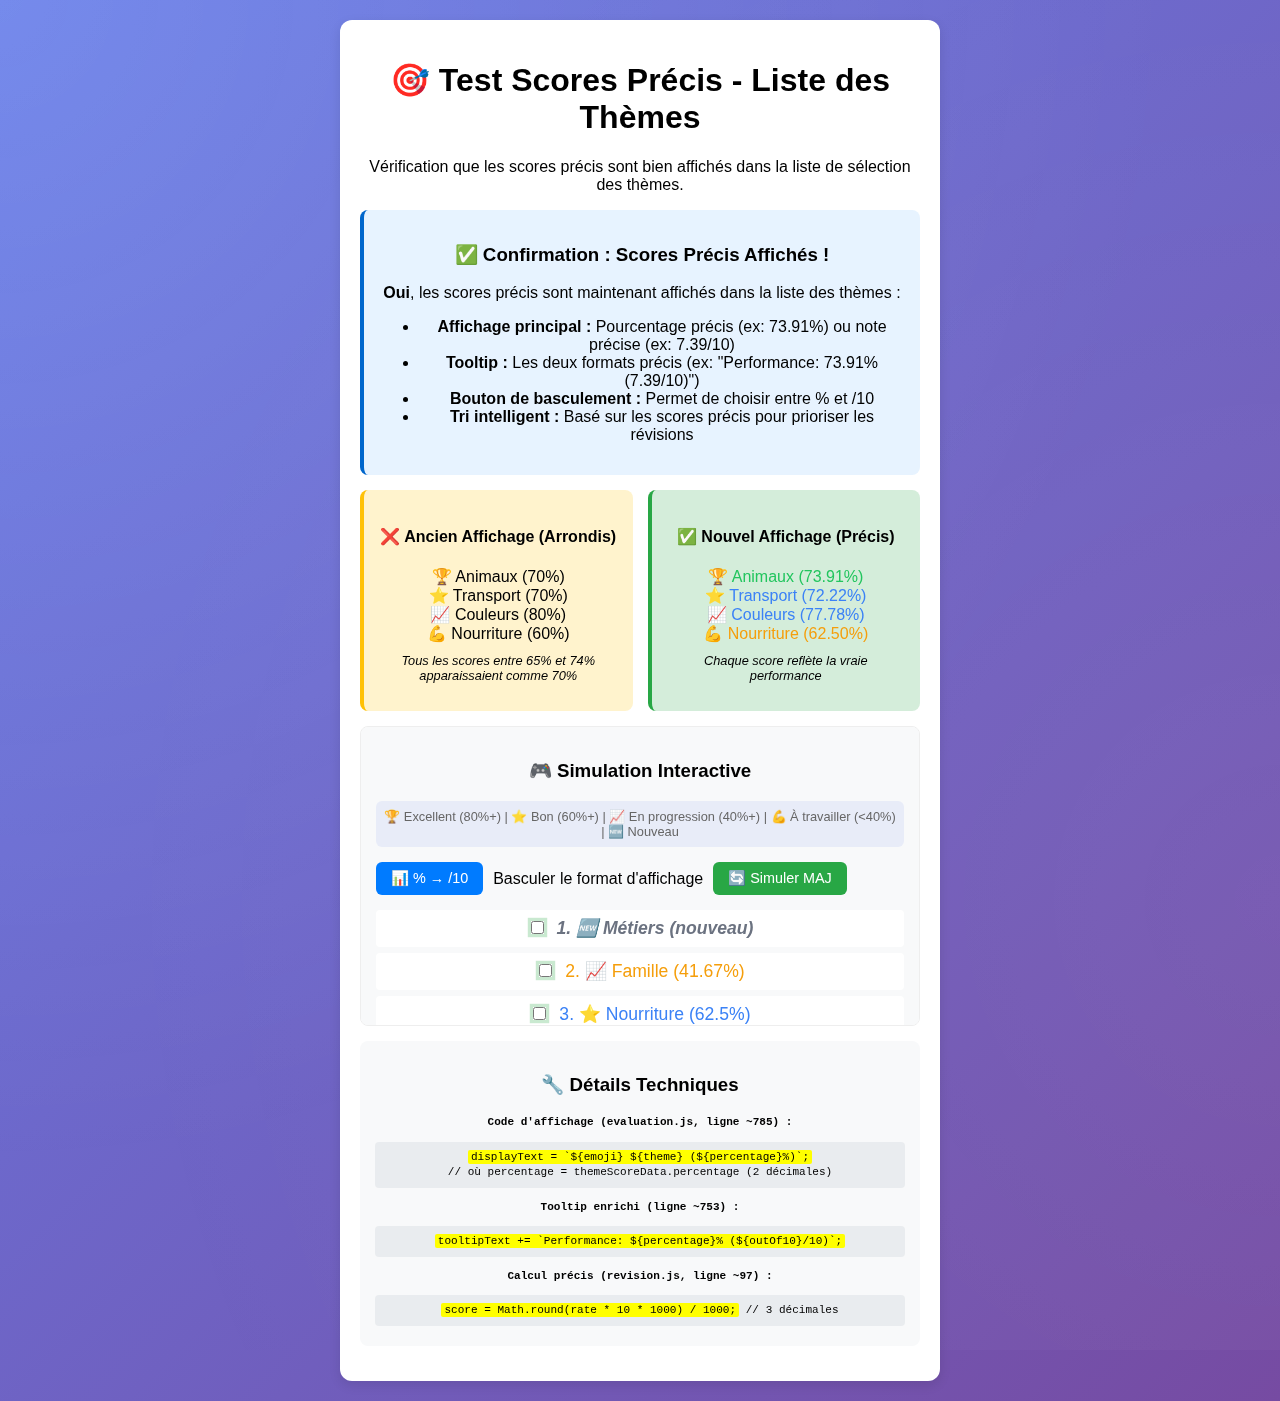
<file: test_precise_theme_list.html>
<!DOCTYPE html>
<html lang="fr">
<head>
  <meta charset="UTF-8">
  <meta name="viewport" content="width=device-width, initial-scale=1.0">
  <title>Test Scores Précis - Liste Thèmes</title>
  <link rel="stylesheet" href="style.css">
  <style>
    .container {
      max-width: 600px;
      margin: 20px auto;
      padding: 20px;
      background: white;
      border-radius: 12px;
      box-shadow: 0 4px 12px rgba(0,0,0,0.1);
    }
    .theme-container {
      background: #f8f9fa;
      border: 1px solid #eee;
      border-radius: 8px;
      padding: 15px;
      margin: 15px 0;
      max-height: 300px;
      overflow-y: auto;
    }
    .theme-item {
      display: block;
      margin: 6px 0;
      padding: 8px;
      background: white;
      border-radius: 4px;
      cursor: pointer;
      transition: background 0.2s;
    }
    .theme-item:hover {
      background: #f0f8ff;
    }
    .controls {
      display: flex;
      gap: 10px;
      margin: 15px 0;
      align-items: center;
      flex-wrap: wrap;
    }
    .toggle-btn {
      background: #007bff;
      color: white;
      border: none;
      padding: 8px 15px;
      border-radius: 6px;
      cursor: pointer;
      font-size: 0.9em;
    }
    .toggle-btn:hover {
      background: #0056b3;
    }
    .legend {
      font-size: 0.8em;
      color: #666;
      margin-bottom: 10px;
      padding: 8px;
      background: rgba(102, 126, 234, 0.1);
      border-radius: 6px;
      text-align: center;
    }
    .comparison {
      display: grid;
      grid-template-columns: 1fr 1fr;
      gap: 15px;
      margin: 15px 0;
    }
    .before, .after {
      padding: 15px;
      border-radius: 8px;
    }
    .before {
      background: #fff3cd;
      border-left: 4px solid #ffc107;
    }
    .after {
      background: #d4edda;
      border-left: 4px solid #28a745;
    }
    .highlight {
      background: yellow;
      padding: 1px 3px;
      border-radius: 2px;
    }
    .excellent { color: #22c55e; font-weight: 500; }
    .good { color: #3b82f6; font-weight: 500; }
    .progress { color: #f59e0b; font-weight: 500; }
    .needs-work { color: #ef4444; font-weight: 500; }
    .new { color: #6b7280; font-style: italic; }
  </style>
</head>
<body>
  <div class="container">
    <h1>🎯 Test Scores Précis - Liste des Thèmes</h1>
    <p>Vérification que les scores précis sont bien affichés dans la liste de sélection des thèmes.</p>

    <div style="background: #e7f3ff; padding: 15px; border-radius: 8px; border-left: 4px solid #0066cc; margin: 15px 0;">
      <h3>✅ Confirmation : Scores Précis Affichés !</h3>
      <p><strong>Oui</strong>, les scores précis sont maintenant affichés dans la liste des thèmes :</p>
      <ul>
        <li><strong>Affichage principal :</strong> Pourcentage précis (ex: 73.91%) ou note précise (ex: 7.39/10)</li>
        <li><strong>Tooltip :</strong> Les deux formats précis (ex: "Performance: 73.91% (7.39/10)")</li>
        <li><strong>Bouton de basculement :</strong> Permet de choisir entre % et /10</li>
        <li><strong>Tri intelligent :</strong> Basé sur les scores précis pour prioriser les révisions</li>
      </ul>
    </div>

    <div class="comparison">
      <div class="before">
        <h4>❌ Ancien Affichage (Arrondis)</h4>
        <div>🏆 Animaux (70%)</div>
        <div>⭐ Transport (70%)</div>
        <div>📈 Couleurs (80%)</div>
        <div>💪 Nourriture (60%)</div>
        <p style="font-size: 0.8em; margin-top: 10px;">
          <em>Tous les scores entre 65% et 74% apparaissaient comme 70%</em>
        </p>
      </div>
      <div class="after">
        <h4>✅ Nouvel Affichage (Précis)</h4>
        <div class="excellent">🏆 Animaux (73.91%)</div>
        <div class="good">⭐ Transport (72.22%)</div>
        <div class="good">📈 Couleurs (77.78%)</div>
        <div class="progress">💪 Nourriture (62.50%)</div>
        <p style="font-size: 0.8em; margin-top: 10px;">
          <em>Chaque score reflète la vraie performance</em>
        </p>
      </div>
    </div>

    <div class="theme-container">
      <h3>🎮 Simulation Interactive</h3>
      
      <div class="legend">
        🏆 Excellent (80%+) | ⭐ Bon (60%+) | 📈 En progression (40%+) | 💪 À travailler (<40%) | 🆕 Nouveau
      </div>
      
      <div class="controls">
        <button class="toggle-btn" id="toggleBtn" onclick="toggleDisplay()">📊 % → /10</button>
        <span>Basculer le format d'affichage</span>
        <button class="toggle-btn" onclick="simulateScoreUpdate()" style="background: #28a745;">🔄 Simuler MAJ</button>
      </div>
      
      <div id="themesList">
        <!-- Thèmes générés par JavaScript -->
      </div>
      
      <div style="margin-top: 15px; padding: 10px; background: rgba(40, 167, 69, 0.1); border-radius: 6px; font-size: 0.9em;">
        💡 <strong>Astuce :</strong> Survolez les thèmes pour voir le tooltip avec les deux formats précis !
      </div>
    </div>

    <div style="background: #f8f9fa; padding: 15px; border-radius: 8px; margin: 15px 0;">
      <h3>🔧 Détails Techniques</h3>
      <div style="font-family: monospace; font-size: 0.85em; line-height: 1.4;">
        <p><strong>Code d'affichage (evaluation.js, ligne ~785) :</strong></p>
        <div style="background: #e9ecef; padding: 8px; border-radius: 4px; margin: 5px 0;">
          <span class="highlight">displayText = `${emoji} ${theme} (${percentage}%)`;</span><br>
          // où percentage = themeScoreData.percentage (2 décimales)
        </div>
        
        <p><strong>Tooltip enrichi (ligne ~753) :</strong></p>
        <div style="background: #e9ecef; padding: 8px; border-radius: 4px; margin: 5px 0;">
          <span class="highlight">tooltipText += `Performance: ${percentage}% (${outOf10}/10)`;</span>
        </div>
        
        <p><strong>Calcul précis (revision.js, ligne ~97) :</strong></p>
        <div style="background: #e9ecef; padding: 8px; border-radius: 4px; margin: 5px 0;">
          <span class="highlight">score = Math.round(rate * 10 * 1000) / 1000;</span> // 3 décimales
        </div>
      </div>
    </div>
  </div>

  <script>
    // Simulation des scores précis
    const mockThemes = [
      { name: 'Animaux', score: 7.391, responses: [1,1,1,0,1,1,0,1,1,1,0,1,1,1,0,1,1,0,1,1,0,1,1] },
      { name: 'Transport', score: 7.222, responses: [1,0,1,1,1,0,1,1,0,1,1,1,1,0,1,1,1] },
      { name: 'Couleurs', score: 7.778, responses: [1,1,0,1,1,1,0,1,1] },
      { name: 'Nourriture', score: 6.250, responses: [1,0,1,0,1,1,1,0] },
      { name: 'Famille', score: 4.167, responses: [0,1,0,1,1,0] },
      { name: 'Métiers', score: null, responses: [] }
    ];
    
    let displayAsPercentage = true;

    function formatScore(score) {
      if (score === null) return null;
      return {
        percentage: Math.round((score / 10) * 100 * 100) / 100,
        outOf10: Math.round(score * 100) / 100
      };
    }

    function renderThemes() {
      const list = document.getElementById('themesList');
      list.innerHTML = '';
      
      // Trie par score croissant (révision prioritaire)
      const sorted = [...mockThemes].sort((a, b) => {
        if (a.score === null && b.score === null) return 0;
        if (a.score === null) return -1;
        if (b.score === null) return 1;
        return a.score - b.score;
      });
      
      sorted.forEach((theme, index) => {
        const formats = formatScore(theme.score);
        let displayText, className, tooltip;
        
        if (formats) {
          const pct = formats.percentage;
          let emoji = '📖';
          
          if (pct >= 80) { emoji = '🏆'; className = 'excellent'; }
          else if (pct >= 60) { emoji = '⭐'; className = 'good'; }
          else if (pct >= 40) { emoji = '📈'; className = 'progress'; }
          else { emoji = '💪'; className = 'needs-work'; }
          
          displayText = displayAsPercentage ? 
            `${emoji} ${theme.name} (${formats.percentage}%)` :
            `${emoji} ${theme.name} (${formats.outOf10}/10)`;
            
          tooltip = `${theme.responses.length} réponses enregistrées\n${emoji} Performance: ${formats.percentage}% (${formats.outOf10}/10)\nCalcul: ${theme.responses.filter(r => r === 1).length}/${theme.responses.length} bonnes réponses`;
        } else {
          displayText = `🆕 ${theme.name} (nouveau)`;
          className = 'new';
          tooltip = `Nouveau thème (pas encore évalué)`;
        }
        
        const item = document.createElement('label');
        item.className = `theme-item ${className}`;
        item.title = tooltip;
        item.innerHTML = `
          <input type="checkbox" style="margin-right: 8px;">
          <span style="user-select: none;">${index + 1}. ${displayText}</span>
        `;
        
        list.appendChild(item);
      });
    }

    function toggleDisplay() {
      displayAsPercentage = !displayAsPercentage;
      document.getElementById('toggleBtn').textContent = 
        displayAsPercentage ? '📊 % → /10' : '📊 /10 → %';
      renderThemes();
    }

    function simulateScoreUpdate() {
      // Simule une mise à jour de score (amélioration)
      const theme = mockThemes.find(t => t.name === 'Famille');
      if (theme && theme.score !== null) {
        theme.responses.push(1); // Ajoute une bonne réponse
        const sum = theme.responses.reduce((a, b) => a + b, 0);
        theme.score = Math.round((sum / theme.responses.length) * 10 * 1000) / 1000;
        renderThemes();
        
        setTimeout(() => {
          alert(`✅ Score mis à jour pour "Famille" !\nNouveau score précis: ${Math.round((theme.score / 10) * 100 * 100) / 100}%`);
        }, 100);
      }
    }

    // Initialisation
    document.addEventListener('DOMContentLoaded', function() {
      renderThemes();
      console.log('✅ Test confirmé : Scores précis affichés dans la liste des thèmes !');
    });
  </script>
</body>
</html>
</file>
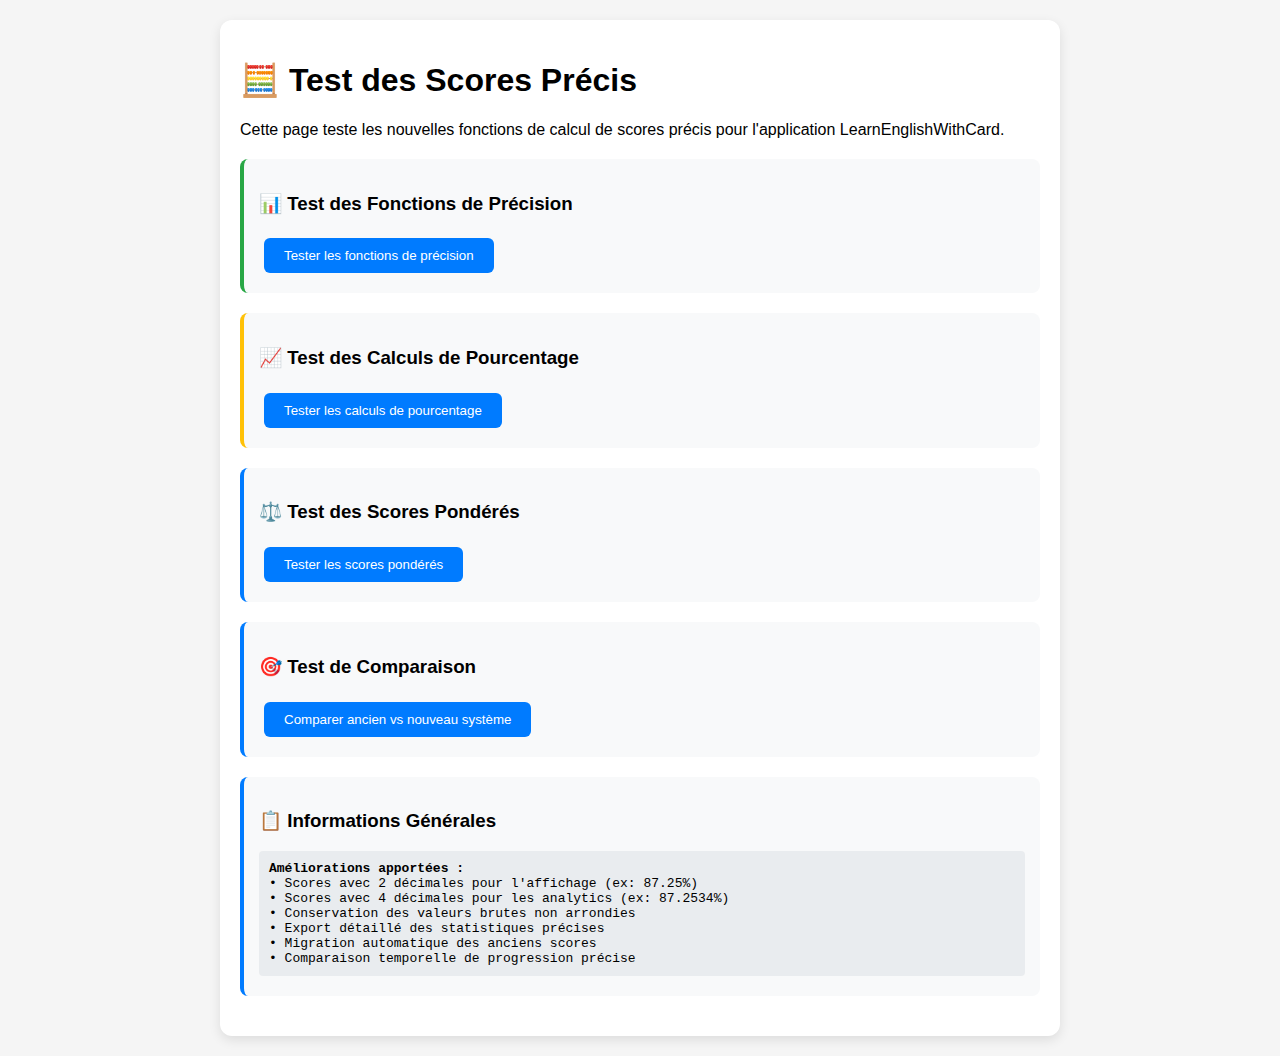
<file: test_precision_scores.html>
<!DOCTYPE html>
<html lang="fr">
<head>
  <meta charset="UTF-8">
  <meta name="viewport" content="width=device-width, initial-scale=1.0">
  <title>Test Scores Précis - LearnEnglishWithCard</title>
  <style>
    body {
      font-family: Arial, sans-serif;
      margin: 20px;
      background: #f5f5f5;
    }
    .container {
      max-width: 800px;
      margin: 0 auto;
      background: white;
      padding: 20px;
      border-radius: 12px;
      box-shadow: 0 4px 12px rgba(0,0,0,0.1);
    }
    .test-section {
      margin: 20px 0;
      padding: 15px;
      background: #f8f9fa;
      border-radius: 8px;
      border-left: 4px solid #007bff;
    }
    .result {
      font-family: monospace;
      background: #e9ecef;
      padding: 10px;
      border-radius: 4px;
      margin: 5px 0;
    }
    .success { border-left-color: #28a745; }
    .warning { border-left-color: #ffc107; }
    .error { border-left-color: #dc3545; }
    button {
      background: #007bff;
      color: white;
      border: none;
      padding: 10px 20px;
      border-radius: 6px;
      cursor: pointer;
      margin: 5px;
    }
    button:hover {
      background: #0056b3;
    }
  </style>
</head>
<body>
  <div class="container">
    <h1>🧮 Test des Scores Précis</h1>
    <p>Cette page teste les nouvelles fonctions de calcul de scores précis pour l'application LearnEnglishWithCard.</p>
    
    <div class="test-section success">
      <h3>📊 Test des Fonctions de Précision</h3>
      <button onclick="testPrecisionFunctions()">Tester les fonctions de précision</button>
      <div id="precisionResults"></div>
    </div>
    
    <div class="test-section warning">
      <h3>📈 Test des Calculs de Pourcentage</h3>
      <button onclick="testPercentageCalculations()">Tester les calculs de pourcentage</button>
      <div id="percentageResults"></div>
    </div>
    
    <div class="test-section">
      <h3>⚖️ Test des Scores Pondérés</h3>
      <button onclick="testWeightedScores()">Tester les scores pondérés</button>
      <div id="weightedResults"></div>
    </div>
    
    <div class="test-section">
      <h3>🎯 Test de Comparaison</h3>
      <button onclick="compareOldVsNew()">Comparer ancien vs nouveau système</button>
      <div id="comparisonResults"></div>
    </div>
    
    <div class="test-section">
      <h3>📋 Informations Générales</h3>
      <div class="result">
        <strong>Améliorations apportées :</strong><br>
        • Scores avec 2 décimales pour l'affichage (ex: 87.25%)<br>
        • Scores avec 4 décimales pour les analytics (ex: 87.2534%)<br>
        • Conservation des valeurs brutes non arrondies<br>
        • Export détaillé des statistiques précises<br>
        • Migration automatique des anciens scores<br>
        • Comparaison temporelle de progression précise
      </div>
    </div>
  </div>

  <script src="dom-utils.js"></script>
  <script>
    // Réimplémentation des fonctions de test
    function formatPreciseScore(value, precision = 2) {
      if (typeof value !== 'number' || isNaN(value)) return 0;
      return Math.round(value * Math.pow(10, precision)) / Math.pow(10, precision);
    }

    function calculatePrecisePercentage(numerator, denominator, precision = 2) {
      if (!denominator || denominator === 0) return 0;
      const percentage = (numerator / denominator) * 100;
      return formatPreciseScore(percentage, precision);
    }

    function testPrecisionFunctions() {
      const results = document.getElementById('precisionResults');
      results.innerHTML = '';
      
      const tests = [
        { value: 87.256789, precision: 2, expected: 87.26 },
        { value: 87.254321, precision: 2, expected: 87.25 },
        { value: 87.256789, precision: 4, expected: 87.2568 },
        { value: 0.123456789, precision: 3, expected: 0.123 },
        { value: 99.999999, precision: 2, expected: 100 },
      ];
      
      tests.forEach((test, index) => {
        const result = formatPreciseScore(test.value, test.precision);
        const success = result === test.expected;
        results.innerHTML += `<div class="result">
          Test ${index + 1}: formatPreciseScore(${test.value}, ${test.precision})<br>
          Résultat: ${result} | Attendu: ${test.expected} | ${success ? '✅' : '❌'}
        </div>`;
      });
    }

    function testPercentageCalculations() {
      const results = document.getElementById('percentageResults');
      results.innerHTML = '';
      
      const tests = [
        { numerator: 87, denominator: 100, precision: 2, expected: 87 },
        { numerator: 17, denominator: 23, precision: 2, expected: 73.91 },
        { numerator: 17, denominator: 23, precision: 4, expected: 73.9130 },
        { numerator: 2, denominator: 3, precision: 2, expected: 66.67 },
        { numerator: 1, denominator: 3, precision: 6, expected: 33.333333 },
      ];
      
      tests.forEach((test, index) => {
        const result = calculatePrecisePercentage(test.numerator, test.denominator, test.precision);
        const success = result === test.expected;
        results.innerHTML += `<div class="result">
          Test ${index + 1}: ${test.numerator}/${test.denominator} avec ${test.precision} décimales<br>
          Résultat: ${result}% | Attendu: ${test.expected}% | ${success ? '✅' : '❌'}
        </div>`;
      });
    }

    function testWeightedScores() {
      const results = document.getElementById('weightedResults');
      results.innerHTML = '';
      
      // Simulation de calculs de scores pondérés
      const mockResults = [
        { isCorrect: true, mode: 'qcm_fr_lang' },
        { isCorrect: false, mode: 'qcm_fr_lang' },
        { isCorrect: true, mode: 'libre' },
        { isCorrect: true, mode: 'qcm_lang_fr' }
      ];
      
      let totalWeightedPoints = 0;
      let totalPossiblePoints = 0;
      
      mockResults.forEach(result => {
        let weight = 1.0;
        switch(result.mode) {
          case 'libre':
            weight = 1.5;
            break;
          case 'qcm_fr_lang':
            weight = 1.2;
            break;
          case 'qcm_lang_fr':
            weight = 1.0;
            break;
        }
        
        const questionPoints = result.isCorrect ? weight : 0;
        totalWeightedPoints += questionPoints;
        totalPossiblePoints += weight;
      });
      
      const weightedPercentage = calculatePrecisePercentage(totalWeightedPoints, totalPossiblePoints, 2);
      const preciseWeightedPercentage = calculatePrecisePercentage(totalWeightedPoints, totalPossiblePoints, 4);
      
      results.innerHTML = `
        <div class="result">
          <strong>Calcul du Score Pondéré :</strong><br>
          Points pondérés obtenus: ${formatPreciseScore(totalWeightedPoints, 3)}<br>
          Points pondérés maximum: ${formatPreciseScore(totalPossiblePoints, 3)}<br>
          Pourcentage pondéré (affichage): ${weightedPercentage}%<br>
          Pourcentage pondéré (précis): ${preciseWeightedPercentage}%<br>
          Facteur de difficulté: ${formatPreciseScore(totalPossiblePoints / mockResults.length, 3)}x
        </div>
      `;
    }

    function compareOldVsNew() {
      const results = document.getElementById('comparisonResults');
      results.innerHTML = '';
      
      const testCases = [
        { correct: 17, total: 23 },
        { correct: 7, total: 9 },
        { correct: 156, total: 200 },
        { correct: 1, total: 3 }
      ];
      
      testCases.forEach((test, index) => {
        // Ancien système (arrondi immédiat)
        const oldPercentage = Math.round((test.correct / test.total) * 100);
        
        // Nouveau système (précision)
        const newPercentage = calculatePrecisePercentage(test.correct, test.total, 2);
        const precisePercentage = calculatePrecisePercentage(test.correct, test.total, 4);
        
        const difference = Math.abs(oldPercentage - newPercentage);
        
        results.innerHTML += `<div class="result">
          <strong>Test ${index + 1}: ${test.correct}/${test.total}</strong><br>
          Ancien système: ${oldPercentage}%<br>
          Nouveau système (affichage): ${newPercentage}%<br>
          Nouveau système (précis): ${precisePercentage}%<br>
          Différence: ${formatPreciseScore(difference, 2)} points<br>
          ${difference > 0.5 ? '⚠️ Différence significative' : '✅ Différence mineure'}
        </div>`;
      });
    }
    
    // Auto-test au chargement
    document.addEventListener('DOMContentLoaded', function() {
      console.log('🧮 Page de test des scores précis chargée');
      console.log('Utilisez les boutons pour tester les différentes fonctions');
    });
  </script>
</body>
</html>
</file>
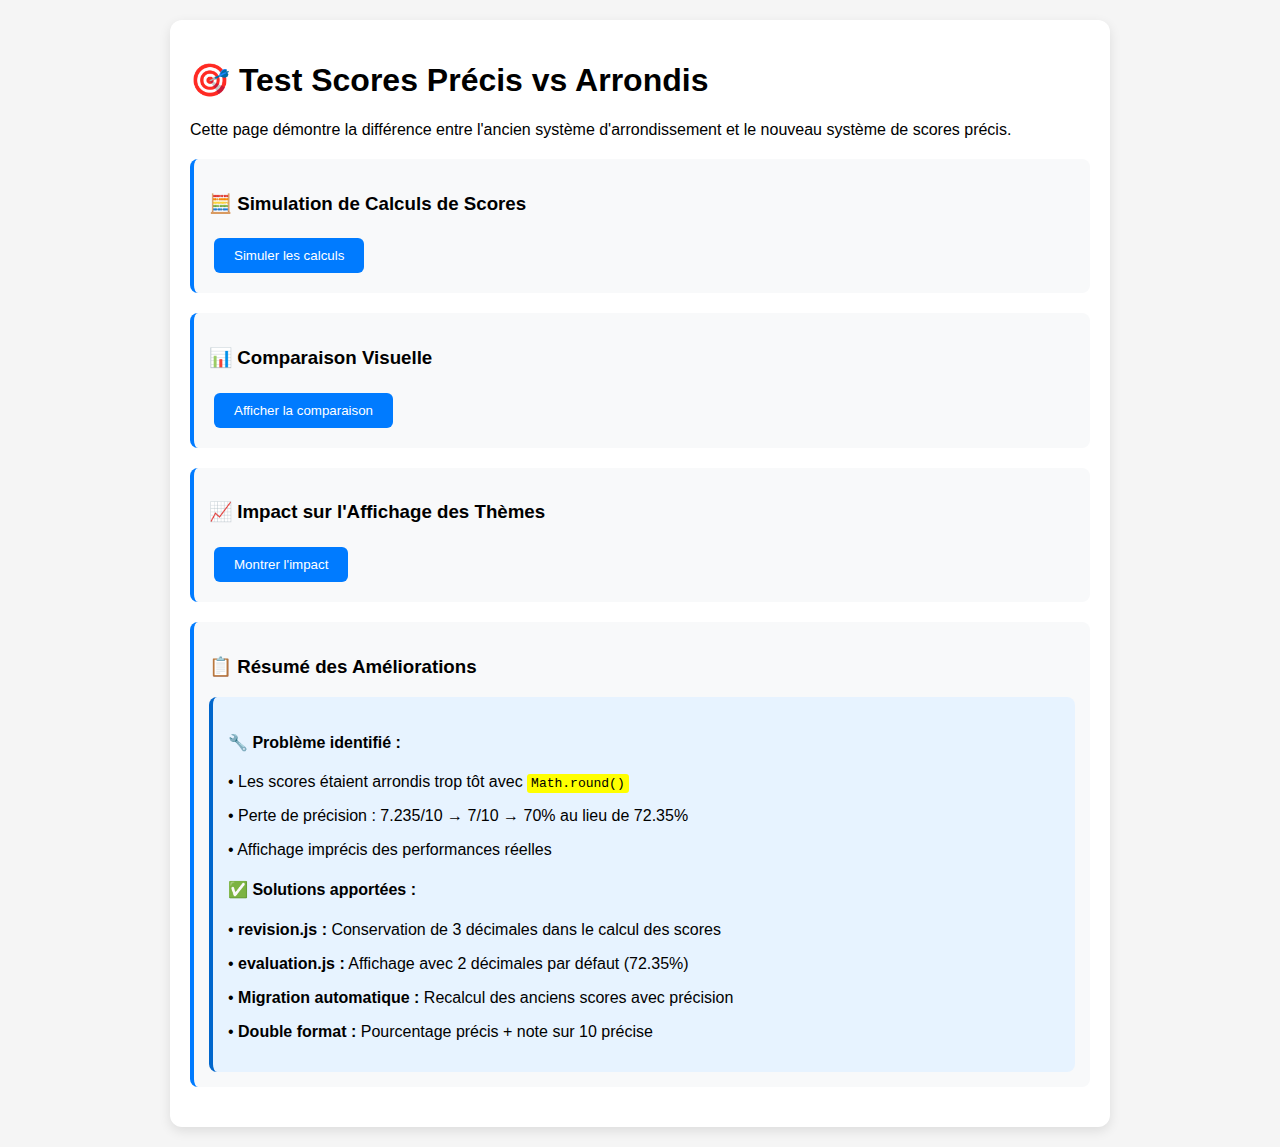
<file: test_precision_vs_rounded.html>
<!DOCTYPE html>
<html lang="fr">
<head>
  <meta charset="UTF-8">
  <meta name="viewport" content="width=device-width, initial-scale=1.0">
  <title>Test Scores Précis vs Arrondis - LearnEnglishWithCard</title>
  <style>
    body {
      font-family: Arial, sans-serif;
      margin: 20px;
      background: #f5f5f5;
    }
    .container {
      max-width: 900px;
      margin: 0 auto;
      background: white;
      padding: 20px;
      border-radius: 12px;
      box-shadow: 0 4px 12px rgba(0,0,0,0.1);
    }
    .test-section {
      margin: 20px 0;
      padding: 15px;
      background: #f8f9fa;
      border-radius: 8px;
      border-left: 4px solid #007bff;
    }
    .comparison {
      display: grid;
      grid-template-columns: 1fr 1fr;
      gap: 20px;
      margin: 15px 0;
    }
    .old-system, .new-system {
      padding: 15px;
      border-radius: 8px;
    }
    .old-system {
      background: #fff3cd;
      border: 2px solid #ffc107;
    }
    .new-system {
      background: #d4edda;
      border: 2px solid #28a745;
    }
    .score-row {
      display: flex;
      justify-content: space-between;
      margin: 8px 0;
      padding: 6px;
      background: rgba(255,255,255,0.7);
      border-radius: 4px;
    }
    .precision-loss {
      background: #f8d7da !important;
      color: #721c24;
      font-weight: bold;
    }
    .precision-gain {
      background: #d1ecf1 !important;
      color: #0c5460;
      font-weight: bold;
    }
    button {
      background: #007bff;
      color: white;
      border: none;
      padding: 10px 20px;
      border-radius: 6px;
      cursor: pointer;
      margin: 5px;
    }
    button:hover {
      background: #0056b3;
    }
    .highlight {
      background: yellow;
      padding: 2px 4px;
      border-radius: 3px;
    }
  </style>
</head>
<body>
  <div class="container">
    <h1>🎯 Test Scores Précis vs Arrondis</h1>
    <p>Cette page démontre la différence entre l'ancien système d'arrondissement et le nouveau système de scores précis.</p>
    
    <div class="test-section">
      <h3>🧮 Simulation de Calculs de Scores</h3>
      <button onclick="simulateScoreCalculations()">Simuler les calculs</button>
      <div id="calculationResults"></div>
    </div>
    
    <div class="test-section">
      <h3>📊 Comparaison Visuelle</h3>
      <button onclick="showVisualComparison()">Afficher la comparaison</button>
      <div id="visualComparison"></div>
    </div>
    
    <div class="test-section">
      <h3>📈 Impact sur l'Affichage des Thèmes</h3>
      <button onclick="showThemeDisplayImpact()">Montrer l'impact</button>
      <div id="themeDisplayImpact"></div>
    </div>
    
    <div class="test-section">
      <h3>📋 Résumé des Améliorations</h3>
      <div style="background: #e7f3ff; padding: 15px; border-radius: 8px; border-left: 4px solid #0066cc;">
        <h4>🔧 Problème identifié :</h4>
        <p>• Les scores étaient arrondis trop tôt avec <code class="highlight">Math.round()</code></p>
        <p>• Perte de précision : 7.235/10 → 7/10 → 70% au lieu de 72.35%</p>
        <p>• Affichage imprécis des performances réelles</p>
        
        <h4>✅ Solutions apportées :</h4>
        <p>• <strong>revision.js :</strong> Conservation de 3 décimales dans le calcul des scores</p>
        <p>• <strong>evaluation.js :</strong> Affichage avec 2 décimales par défaut (72.35%)</p>
        <p>• <strong>Migration automatique :</strong> Recalcul des anciens scores avec précision</p>
        <p>• <strong>Double format :</strong> Pourcentage précis + note sur 10 précise</p>
      </div>
    </div>
  </div>

  <script>
    // Simulation de l'ancien système (arrondi)
    function calculateOldScore(history) {
      const sum = history.reduce((a, b) => a + b, 0);
      return Math.round((sum / history.length) * 10); // Arrondi brutal
    }

    // Simulation du nouveau système (précis)
    function calculateNewScore(history) {
      const sum = history.reduce((a, b) => a + b, 0);
      return Math.round((sum / history.length) * 10 * 1000) / 1000; // 3 décimales
    }

    // Conversion en pourcentage (ancien)
    function oldPercentage(score) {
      return Math.round((score / 10) * 100); // 1 décimale
    }

    // Conversion en pourcentage (nouveau)
    function newPercentage(score) {
      return Math.round((score / 10) * 100 * 100) / 100; // 2 décimales
    }

    function simulateScoreCalculations() {
      const results = document.getElementById('calculationResults');
      results.innerHTML = '';
      
      // Différents historiques de réponses
      const testCases = [
        { name: 'Cas 1 (17/23 bonnes)', history: [1,1,1,0,1,1,0,1,1,1,0,1,1,1,0,1,1,0,1,1,0,1,1] },
        { name: 'Cas 2 (13/17 bonnes)', history: [1,0,1,1,1,0,1,1,0,1,1,1,1,0,1,1,1] },
        { name: 'Cas 3 (7/9 bonnes)', history: [1,1,0,1,1,1,0,1,1] },
        { name: 'Cas 4 (5/8 bonnes)', history: [1,0,1,0,1,1,1,0] }
      ];
      
      results.innerHTML = '<div class="comparison">';
      results.innerHTML += '<div class="old-system"><h4>📊 Ancien Système (Arrondi)</h4></div>';
      results.innerHTML += '<div class="new-system"><h4>🎯 Nouveau Système (Précis)</h4></div>';
      results.innerHTML += '</div>';
      
      testCases.forEach(testCase => {
        const oldScore = calculateOldScore(testCase.history);
        const newScore = calculateNewScore(testCase.history);
        const oldPercent = oldPercentage(oldScore);
        const newPercent = newPercentage(newScore);
        
        const precisionLoss = Math.abs(newPercent - oldPercent) > 1;
        
        const comparisonDiv = document.createElement('div');
        comparisonDiv.className = 'comparison';
        
        comparisonDiv.innerHTML = `
          <div class="old-system">
            <div class="score-row ${precisionLoss ? 'precision-loss' : ''}">
              <span><strong>${testCase.name}</strong></span>
              <span>${oldScore}/10</span>
            </div>
            <div class="score-row">
              <span>Pourcentage:</span>
              <span>${oldPercent}%</span>
            </div>
          </div>
          <div class="new-system">
            <div class="score-row ${precisionLoss ? 'precision-gain' : ''}">
              <span><strong>${testCase.name}</strong></span>
              <span>${newScore}/10</span>
            </div>
            <div class="score-row">
              <span>Pourcentage:</span>
              <span>${newPercent}%</span>
            </div>
          </div>
        `;
        
        results.appendChild(comparisonDiv);
        
        if (precisionLoss) {
          const lossDiv = document.createElement('div');
          lossDiv.style.textAlign = 'center';
          lossDiv.style.color = '#dc3545';
          lossDiv.style.fontWeight = 'bold';
          lossDiv.style.margin = '5px 0 15px 0';
          lossDiv.innerHTML = `⚠️ Écart de ${Math.abs(newPercent - oldPercent).toFixed(2)} points de pourcentage !`;
          results.appendChild(lossDiv);
        }
      });
    }

    function showVisualComparison() {
      const comparison = document.getElementById('visualComparison');
      comparison.innerHTML = '';
      
      const examples = [
        { 
          name: 'Thème "Animaux"', 
          correctAnswers: 17, 
          totalAnswers: 23,
          description: '17 bonnes réponses sur 23'
        },
        { 
          name: 'Thème "Transport"', 
          correctAnswers: 13, 
          totalAnswers: 18,
          description: '13 bonnes réponses sur 18'
        }
      ];
      
      examples.forEach(example => {
        const rate = example.correctAnswers / example.totalAnswers;
        const oldScore = Math.round(rate * 10);
        const newScore = Math.round(rate * 10 * 1000) / 1000;
        const oldPercent = Math.round((oldScore / 10) * 100);
        const newPercent = Math.round((newScore / 10) * 100 * 100) / 100;
        
        const exampleDiv = document.createElement('div');
        exampleDiv.className = 'comparison';
        exampleDiv.innerHTML = `
          <div class="old-system">
            <h5>${example.name} - Ancien</h5>
            <div>Performance: ${example.description}</div>
            <div>Score arrondi: ${oldScore}/10</div>
            <div>Affichage: <strong>${oldPercent}%</strong></div>
          </div>
          <div class="new-system">
            <h5>${example.name} - Nouveau</h5>
            <div>Performance: ${example.description}</div>
            <div>Score précis: ${newScore}/10</div>
            <div>Affichage: <strong>${newPercent}%</strong></div>
          </div>
        `;
        
        comparison.appendChild(exampleDiv);
      });
    }

    function showThemeDisplayImpact() {
      const impact = document.getElementById('themeDisplayImpact');
      impact.innerHTML = '';
      
      const mockThemes = [
        { name: 'Animaux', score: 7.391 },
        { name: 'Couleurs', score: 6.222 },
        { name: 'Transport', score: 5.875 },
        { name: 'Nourriture', score: 4.105 }
      ];
      
      impact.innerHTML = '<div class="comparison">';
      impact.innerHTML += '<div class="old-system"><h4>🔴 Ancien Affichage</h4></div>';
      impact.innerHTML += '<div class="new-system"><h4>🟢 Nouvel Affichage</h4></div>';
      impact.innerHTML += '</div>';
      
      mockThemes.forEach(theme => {
        const oldRounded = Math.round(theme.score);
        const newPrecise = Math.round(theme.score * 100) / 100;
        
        const oldPercent = Math.round((oldRounded / 10) * 100);
        const newPercent = Math.round((theme.score / 10) * 100 * 100) / 100;
        
        const themeDiv = document.createElement('div');
        themeDiv.className = 'comparison';
        
        let oldEmoji = '📖';
        if (oldPercent >= 80) oldEmoji = '🏆';
        else if (oldPercent >= 60) oldEmoji = '⭐';
        else if (oldPercent >= 40) oldEmoji = '📈';
        else oldEmoji = '💪';
        
        let newEmoji = '📖';
        if (newPercent >= 80) newEmoji = '🏆';
        else if (newPercent >= 60) newEmoji = '⭐';
        else if (newPercent >= 40) newEmoji = '📈';
        else newEmoji = '💪';
        
        const emojiChanged = oldEmoji !== newEmoji;
        
        themeDiv.innerHTML = `
          <div class="old-system">
            <div class="score-row ${emojiChanged ? 'precision-loss' : ''}">
              ${oldEmoji} ${theme.name} (${oldPercent}%)
            </div>
          </div>
          <div class="new-system">
            <div class="score-row ${emojiChanged ? 'precision-gain' : ''}">
              ${newEmoji} ${theme.name} (${newPercent}%)
            </div>
          </div>
        `;
        
        impact.appendChild(themeDiv);
        
        if (emojiChanged) {
          const changeDiv = document.createElement('div');
          changeDiv.style.textAlign = 'center';
          changeDiv.style.color = '#28a745';
          changeDiv.style.fontWeight = 'bold';
          changeDiv.style.margin = '5px 0';
          changeDiv.innerHTML = `✅ Changement d'emoji : niveau plus précis !`;
          impact.appendChild(changeDiv);
        }
      });
    }

    // Auto-test au chargement
    document.addEventListener('DOMContentLoaded', function() {
      console.log('🎯 Page de test des scores précis chargée');
    });
  </script>
</body>
</html>
</file>
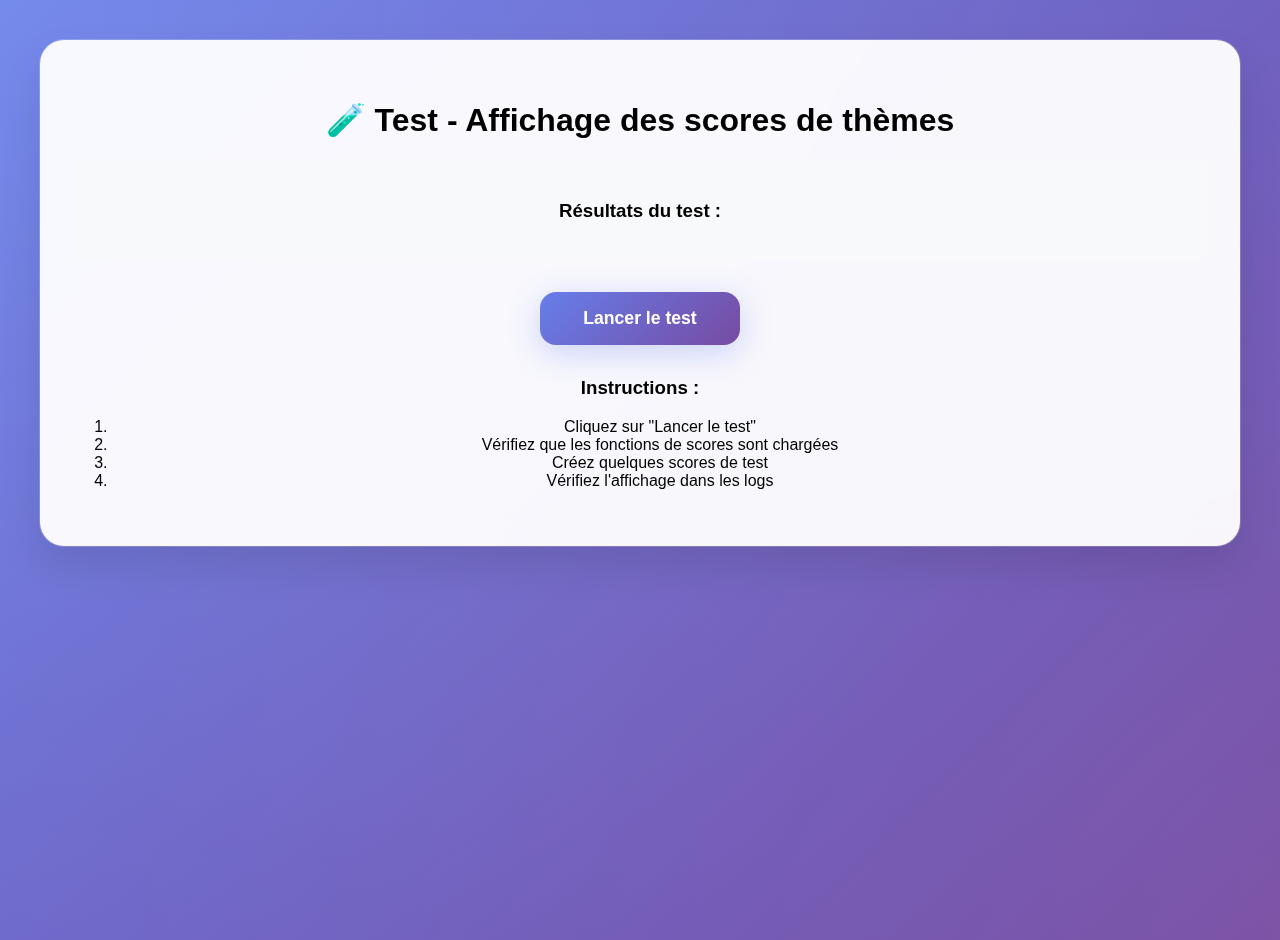
<file: test_scores_display.html>
<!DOCTYPE html>
<html lang="fr">
<head>
    <meta charset="UTF-8">
    <meta name="viewport" content="width=device-width, initial-scale=1.0">
    <title>Test - Affichage des scores de thèmes</title>
    <link rel="stylesheet" href="style.css">
</head>
<body>
    <div class="container">
        <h1>🧪 Test - Affichage des scores de thèmes</h1>
        
        <div id="testResults" style="background: #f8f9fa; padding: 20px; border-radius: 8px; margin: 20px 0;">
            <h3>Résultats du test :</h3>
            <div id="output"></div>
        </div>
        
        <button onclick="runTest()" class="main-btn">Lancer le test</button>
        
        <div style="margin-top: 20px;">
            <h3>Instructions :</h3>
            <ol>
                <li>Cliquez sur "Lancer le test"</li>
                <li>Vérifiez que les fonctions de scores sont chargées</li>
                <li>Créez quelques scores de test</li>
                <li>Vérifiez l'affichage dans les logs</li>
            </ol>
        </div>
    </div>

    <script src="dom-utils.js"></script>
    <script src="revision.js"></script>
    <script>
        function runTest() {
            const output = document.getElementById('output');
            let results = '<div style="font-family: monospace;">';
            
            // Test 1: Vérifier que les fonctions sont chargées
            results += '<h4>📋 Test 1: Chargement des fonctions</h4>';
            results += `getScoreForTheme disponible: <strong>${typeof getScoreForTheme === 'function' ? '✅ OUI' : '❌ NON'}</strong><br>`;
            results += `getThemeScores disponible: <strong>${typeof getThemeScores === 'function' ? '✅ OUI' : '❌ NON'}</strong><br>`;
            
            if (typeof getScoreForTheme !== 'function') {
                results += '<div style="color: red; margin: 10px 0;">❌ ERREUR: Les fonctions de scores ne sont pas chargées!</div>';
                output.innerHTML = results + '</div>';
                return;
            }
            
            // Test 2: Créer des scores de test
            results += '<h4>📝 Test 2: Création de scores de test</h4>';
            
            try {
                // Utiliser les fonctions pour créer des scores de test
                if (typeof updateScoreForTheme === 'function') {
                    // Créer des scores pour différents thèmes
                    const testData = [
                        { lang: 'anglais', theme: 'Animaux', score: 3 },
                        { lang: 'anglais', theme: 'Nourriture', score: 8 },
                        { lang: 'anglais', theme: 'Maison', score: 6 },
                        { lang: 'anglais', theme: 'Transport', score: null } // Nouveau
                    ];
                    
                    testData.forEach(({ lang, theme, score }) => {
                        if (score !== null) {
                            // Simule plusieurs bonnes/mauvaises réponses pour atteindre le score souhaité
                            for (let i = 0; i < 10; i++) {
                                const isGood = i < score; // Les premières réponses sont bonnes
                                updateScoreForTheme(lang, theme, isGood);
                            }
                            results += `Créé score pour ${theme}: ${getScoreForTheme(lang, theme)}/10<br>`;
                        }
                    });
                }
            } catch (error) {
                results += `<div style="color: orange;">⚠️ Erreur création scores: ${error.message}</div>`;
            }
            
            // Test 3: Vérifier la récupération des scores
            results += '<h4>🔍 Test 3: Récupération des scores</h4>';
            
            const testThemes = ['Animaux', 'Nourriture', 'Maison', 'Transport', 'Couleurs'];
            testThemes.forEach(theme => {
                const score = getScoreForTheme('anglais', theme);
                const status = score !== null ? `${score}/10` : 'nouveau';
                const emoji = score === null ? '🆕' : 
                             score >= 8 ? '🏆' : 
                             score >= 6 ? '⭐' : 
                             score >= 4 ? '📈' : '💪';
                
                results += `${emoji} ${theme}: <strong>${status}</strong><br>`;
            });
            
            // Test 4: Test du tri
            results += '<h4>📊 Test 4: Simulation du tri</h4>';
            
            const sortedThemes = testThemes.sort((a, b) => {
                const scoreA = getScoreForTheme('anglais', a);
                const scoreB = getScoreForTheme('anglais', b);
                
                if (scoreA === null && scoreB === null) return a.localeCompare(b);
                if (scoreA === null) return -1;
                if (scoreB === null) return 1;
                
                return scoreA - scoreB;
            });
            
            results += 'Ordre après tri:<br>';
            sortedThemes.forEach((theme, index) => {
                const score = getScoreForTheme('anglais', theme);
                const status = score !== null ? `${score}/10` : 'nouveau';
                results += `${index + 1}. ${theme} (${status})<br>`;
            });
            
            // Test 5: Afficher les données brutes
            results += '<h4>🗃️ Test 5: Données de localStorage</h4>';
            try {
                const rawScores = getThemeScores();
                results += `Nombre de scores stockés: <strong>${Object.keys(rawScores).length}</strong><br>`;
                Object.entries(rawScores).forEach(([key, data]) => {
                    results += `${key}: ${JSON.stringify(data)}<br>`;
                });
            } catch (error) {
                results += `<div style="color: red;">❌ Erreur lecture localStorage: ${error.message}</div>`;
            }
            
            results += '</div>';
            output.innerHTML = results;
            
            console.log('🧪 Test terminé - Vérifiez les résultats ci-dessus');
        }
        
        // Test automatique au chargement
        window.addEventListener('load', () => {
            console.log('🚀 Page de test chargée');
            console.log('📋 Fonctions disponibles:');
            console.log('  - getScoreForTheme:', typeof getScoreForTheme);
            console.log('  - getThemeScores:', typeof getThemeScores);
            console.log('  - updateScoreForTheme:', typeof updateScoreForTheme);
        });
    </script>
</body>
</html>
</file>
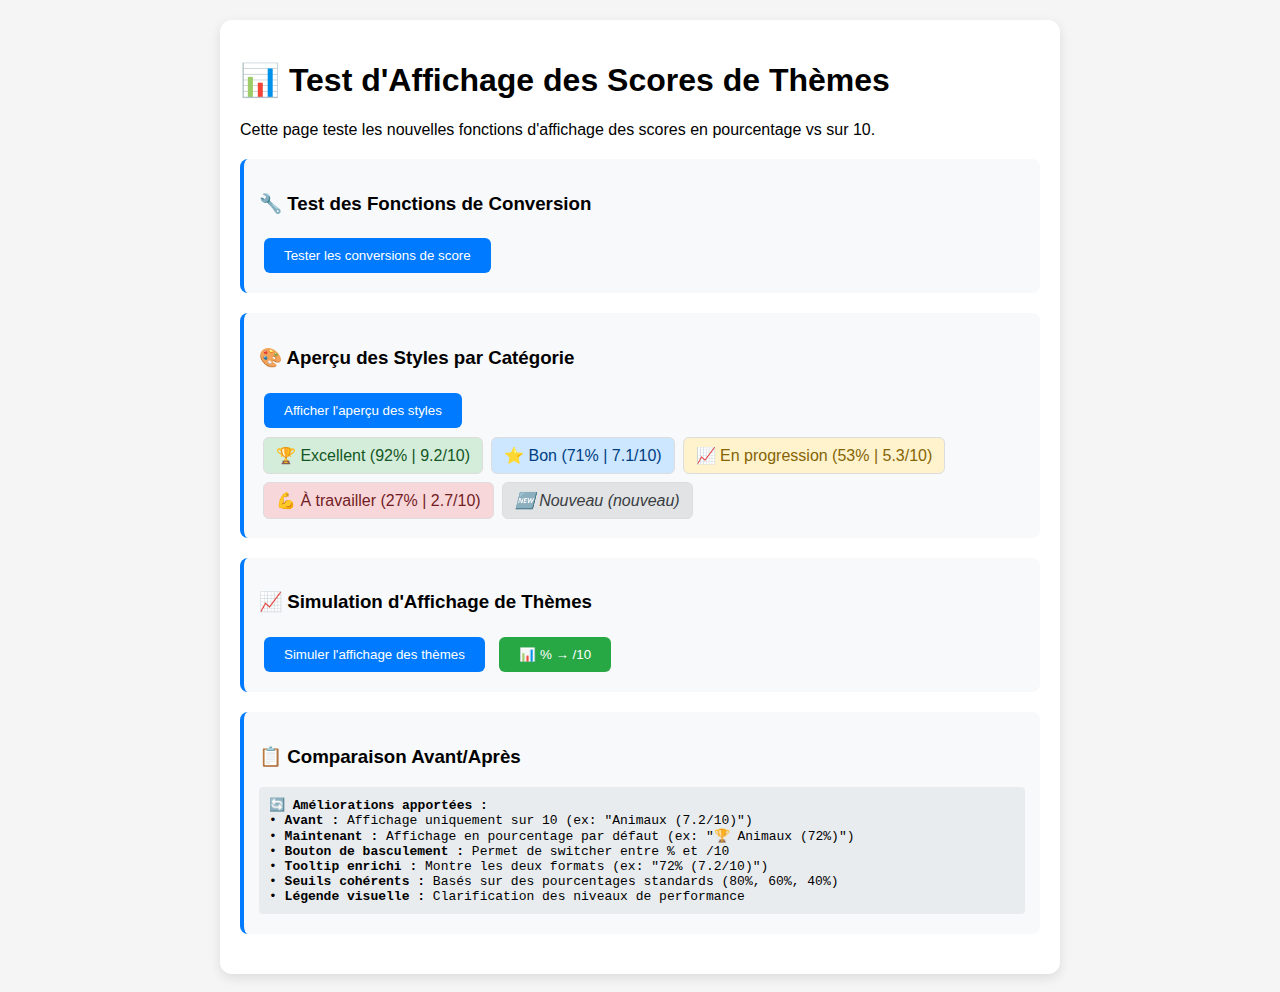
<file: test_theme_display.html>
<!DOCTYPE html>
<html lang="fr">
<head>
  <meta charset="UTF-8">
  <meta name="viewport" content="width=device-width, initial-scale=1.0">
  <title>Test Affichage Scores Thèmes - LearnEnglishWithCard</title>
  <style>
    body {
      font-family: Arial, sans-serif;
      margin: 20px;
      background: #f5f5f5;
    }
    .container {
      max-width: 800px;
      margin: 0 auto;
      background: white;
      padding: 20px;
      border-radius: 12px;
      box-shadow: 0 4px 12px rgba(0,0,0,0.1);
    }
    .test-section {
      margin: 20px 0;
      padding: 15px;
      background: #f8f9fa;
      border-radius: 8px;
      border-left: 4px solid #007bff;
    }
    .result {
      font-family: monospace;
      background: #e9ecef;
      padding: 10px;
      border-radius: 4px;
      margin: 5px 0;
    }
    .score-display {
      display: inline-block;
      margin: 4px;
      padding: 8px 12px;
      border-radius: 6px;
      border: 1px solid #ddd;
    }
    .excellent { background: #d4edda; color: #155724; }
    .good { background: #cce7ff; color: #003d82; }
    .progress { background: #fff3cd; color: #856404; }
    .needs-work { background: #f8d7da; color: #721c24; }
    .new { background: #e2e3e5; color: #383d41; font-style: italic; }
    button {
      background: #007bff;
      color: white;
      border: none;
      padding: 10px 20px;
      border-radius: 6px;
      cursor: pointer;
      margin: 5px;
    }
    button:hover {
      background: #0056b3;
    }
  </style>
</head>
<body>
  <div class="container">
    <h1>📊 Test d'Affichage des Scores de Thèmes</h1>
    <p>Cette page teste les nouvelles fonctions d'affichage des scores en pourcentage vs sur 10.</p>
    
    <div class="test-section">
      <h3>🔧 Test des Fonctions de Conversion</h3>
      <button onclick="testScoreConversion()">Tester les conversions de score</button>
      <div id="conversionResults"></div>
    </div>
    
    <div class="test-section">
      <h3>🎨 Aperçu des Styles par Catégorie</h3>
      <button onclick="showStylePreview()">Afficher l'aperçu des styles</button>
      <div id="stylePreview"></div>
    </div>
    
    <div class="test-section">
      <h3>📈 Simulation d'Affichage de Thèmes</h3>
      <button onclick="simulateThemeDisplay()">Simuler l'affichage des thèmes</button>
      <button id="toggleDisplayBtn" onclick="toggleDisplay()" style="background: #28a745;">📊 % → /10</button>
      <div id="themeSimulation"></div>
    </div>
    
    <div class="test-section">
      <h3>📋 Comparaison Avant/Après</h3>
      <div class="result">
        <strong>🔄 Améliorations apportées :</strong><br>
        • <strong>Avant :</strong> Affichage uniquement sur 10 (ex: "Animaux (7.2/10)")<br>
        • <strong>Maintenant :</strong> Affichage en pourcentage par défaut (ex: "🏆 Animaux (72%)")<br>
        • <strong>Bouton de basculement :</strong> Permet de switcher entre % et /10<br>
        • <strong>Tooltip enrichi :</strong> Montre les deux formats (ex: "72% (7.2/10)")<br>
        • <strong>Seuils cohérents :</strong> Basés sur des pourcentages standards (80%, 60%, 40%)<br>
        • <strong>Légende visuelle :</strong> Clarification des niveaux de performance
      </div>
    </div>
  </div>

  <script>
    // Simulation des fonctions d'evaluation.js
    function formatPreciseScore(value, precision = 2) {
      if (typeof value !== 'number' || isNaN(value)) return 0;
      return Math.round(value * Math.pow(10, precision)) / Math.pow(10, precision);
    }

    function scoreToPercentage(score, precision = 1) {
      if (score === null || score === undefined || typeof score !== 'number') return null;
      return formatPreciseScore((score / 10) * 100, precision);
    }

    function getThemeScoreFormats(rawScore) {
      if (rawScore === null) return null;
      
      return {
        raw: rawScore,
        outOf10: formatPreciseScore(rawScore, 1),
        percentage: scoreToPercentage(rawScore, 1),
        precisePercentage: scoreToPercentage(rawScore, 2)
      };
    }

    // Variable globale pour le mode d'affichage
    let displayAsPercentage = true;

    function testScoreConversion() {
      const results = document.getElementById('conversionResults');
      results.innerHTML = '';
      
      const testScores = [0, 2.5, 4.7, 6.2, 7.8, 8.9, 10];
      
      testScores.forEach(score => {
        const formats = getThemeScoreFormats(score);
        results.innerHTML += `<div class="result">
          <strong>Score brut:</strong> ${score}/10<br>
          <strong>Pourcentage:</strong> ${formats.percentage}%<br>
          <strong>Pourcentage précis:</strong> ${formats.precisePercentage}%<br>
          <strong>Formaté /10:</strong> ${formats.outOf10}/10
        </div>`;
      });
    }

    function showStylePreview() {
      const preview = document.getElementById('stylePreview');
      preview.innerHTML = '';
      
      const categories = [
        { name: 'Excellent', score: 9.2, class: 'excellent', emoji: '🏆' },
        { name: 'Bon', score: 7.1, class: 'good', emoji: '⭐' },
        { name: 'En progression', score: 5.3, class: 'progress', emoji: '📈' },
        { name: 'À travailler', score: 2.7, class: 'needs-work', emoji: '💪' },
        { name: 'Nouveau', score: null, class: 'new', emoji: '🆕' }
      ];
      
      categories.forEach(cat => {
        const formats = cat.score !== null ? getThemeScoreFormats(cat.score) : null;
        
        preview.innerHTML += `<div class="score-display ${cat.class}">
          ${cat.emoji} ${cat.name} ${formats ? 
            `(${formats.percentage}% | ${formats.outOf10}/10)` : 
            '(nouveau)'
          }
        </div>`;
      });
    }

    function simulateThemeDisplay() {
      const simulation = document.getElementById('themeSimulation');
      simulation.innerHTML = '';
      
      // Données simulées de thèmes avec scores variés
      const mockThemes = [
        { name: 'Animaux', score: 9.2 },
        { name: 'Nourriture', score: 7.8 },
        { name: 'Transport', score: 6.1 },
        { name: 'Couleurs', score: 4.3 },
        { name: 'Famille', score: 2.7 },
        { name: 'Métiers', score: null }
      ];
      
      // Trie par score croissant (comme dans l'application)
      mockThemes.sort((a, b) => {
        if (a.score === null && b.score === null) return 0;
        if (a.score === null) return -1;
        if (b.score === null) return 1;
        return a.score - b.score;
      });
      
      simulation.innerHTML = '<h4>Ordre de priorité pour révision (score faible en premier) :</h4>';
      
      mockThemes.forEach((theme, index) => {
        const formats = theme.score !== null ? getThemeScoreFormats(theme.score) : null;
        let emoji = '🆕';
        let className = 'new';
        let displayScore = 'nouveau';
        
        if (formats) {
          const percentage = formats.percentage;
          if (percentage >= 80) {
            emoji = '🏆';
            className = 'excellent';
          } else if (percentage >= 60) {
            emoji = '⭐';
            className = 'good';
          } else if (percentage >= 40) {
            emoji = '📈';
            className = 'progress';
          } else {
            emoji = '💪';
            className = 'needs-work';
          }
          
          displayScore = displayAsPercentage ? 
            `${formats.percentage}%` : 
            `${formats.outOf10}/10`;
        }
        
        simulation.innerHTML += `<div class="score-display ${className}" style="display: block; margin: 4px 0;">
          ${index + 1}. ${emoji} ${theme.name} (${displayScore})
        </div>`;
      });
    }

    function toggleDisplay() {
      displayAsPercentage = !displayAsPercentage;
      const btn = document.getElementById('toggleDisplayBtn');
      btn.textContent = displayAsPercentage ? '📊 % → /10' : '📊 /10 → %';
      
      // Re-simule l'affichage
      simulateThemeDisplay();
    }

    // Auto-test au chargement
    document.addEventListener('DOMContentLoaded', function() {
      console.log('📊 Page de test de l\'affichage des scores chargée');
      showStylePreview();
    });
  </script>
</body>
</html>
</file>
<file: style.css>
/* === STYLES GLOBAUX MODERNES === */

* {
  box-sizing: border-box;
}

body {
  min-height: 100vh;
  margin: 0;
  font-family: 'Inter', -apple-system, BlinkMacSystemFont, 'Segoe UI', Roboto, sans-serif;
  background: linear-gradient(135deg, #667eea 0%, #764ba2 100%);
  position: relative;
  overflow-x: hidden;
  box-sizing: border-box;
}

*, *::before, *::after {
  box-sizing: inherit;
}

/* === ACCESSIBILITÉ === */

/* Navigation clavier visible */
.keyboard-navigation *:focus {
  outline: 3px solid #007bff !important;
  outline-offset: 2px !important;
}

/* Skip links */
.skip-link:focus {
  position: absolute !important;
  top: 6px !important;
  left: 6px !important;
  background: #000 !important;
  color: #fff !important;
  padding: 8px 12px !important;
  text-decoration: none !important;
  z-index: 9999 !important;
  border-radius: 4px !important;
  font-weight: 600 !important;
}

/* Mode réduit d'animation */
.reduced-motion *,
.reduced-motion *::before,
.reduced-motion *::after {
  animation-duration: 0.01ms !important;
  animation-iteration-count: 1 !important;
  transition-duration: 0.01ms !important;
  scroll-behavior: auto !important;
}

/* Contraste élevé */
.high-contrast {
  filter: contrast(150%) saturate(120%);
}

.high-contrast button,
.high-contrast input,
.high-contrast select {
  border: 2px solid #000 !important;
}

/* Messages d'erreur accessibles */
.error-message {
  color: #dc3545;
  font-size: 0.875rem;
  margin-top: 4px;
  font-weight: 500;
}

.error-message::before {
  content: "⚠️ ";
  margin-right: 4px;
}

/* États de validation visuels */
input:invalid {
  border-color: #dc3545 !important;
  box-shadow: 0 0 0 0.2rem rgba(220, 53, 69, 0.25) !important;
}

input:valid:not(:placeholder-shown) {
  border-color: #28a745 !important;
  box-shadow: 0 0 0 0.2rem rgba(40, 167, 69, 0.25) !important;
}

/* Améliorations du contraste */
.main-btn,
.nav-btn,
.theme-list {
  min-height: 44px; /* Taille minimum recommandée */
  position: relative;
}

.main-btn:focus,
.nav-btn:focus,
.theme-list:focus {
  transform: translateY(-1px);
  box-shadow: 0 8px 25px rgba(0, 0, 0, 0.15);
}

/* Support des préférences système */
@media (prefers-color-scheme: dark) {
  :root {
    --text-color: #e1e5e9;
    --bg-color: #1a1d23;
    --card-bg: #2d3748;
  }
}

@media (prefers-reduced-motion: reduce) {
  * {
    animation-duration: 0.01ms !important;
    animation-iteration-count: 1 !important;
    transition-duration: 0.01ms !important;
  }
}

/* Responsive text sizing */
@media (max-width: 768px) {
  body {
    font-size: 16px; /* Empêche le zoom automatique sur iOS */
  }
  
  input, select, textarea {
    font-size: 16px; /* Empêche le zoom automatique */
  }
}

/* Annonceur pour lecteurs d'écran */
#aria-announcer {
  position: absolute !important;
  left: -10000px !important;
  width: 1px !important;
  height: 1px !important;
  overflow: hidden !important;
  clip: rect(1px, 1px, 1px, 1px) !important;
}

/* === PROTECTIONS DOM GÉNÉRALES === */

/* Protection contre les débordements */
.safe-container {
  width: 100%;
  max-width: 100vw;
  padding: 0 16px;
  box-sizing: border-box;
}

/* Tableaux responsives universels */
.table-wrapper {
  overflow-x: auto;
  -webkit-overflow-scrolling: touch;
  border-radius: 8px;
  box-shadow: 0 2px 8px rgba(0,0,0,0.1);
}

.table-wrapper table {
  width: 100%;
  min-width: 600px;
  border-collapse: collapse;
}

/* Boutons sécurisés */
.btn-safe {
  max-width: 100%;
  word-wrap: break-word;
  text-overflow: ellipsis;
  white-space: nowrap;
  overflow: hidden;
}

/* Modals robustes */
.modal-overlay-safe {
  position: fixed;
  top: 0;
  left: 0;
  right: 0;
  bottom: 0;
  background: rgba(0,0,0,0.8);
  z-index: 9999;
  display: flex;
  align-items: center;
  justify-content: center;
  padding: 16px;
  box-sizing: border-box;
}

.modal-content-safe {
  background: linear-gradient(135deg, rgba(255,255,255,0.1), rgba(255,255,255,0.05));
  backdrop-filter: blur(20px);
  border: 1px solid rgba(255,255,255,0.2);
  border-radius: 20px;
  padding: 30px;
  max-width: 90vw;
  max-height: 80vh;
  overflow-y: auto;
  color: white;
  box-sizing: border-box;
}

/* Input sécurisés */
.input-safe {
  width: 100%;
  max-width: 100%;
  box-sizing: border-box;
  word-break: break-word;
}

/* Grid responsive défensif */
.grid-safe {
  display: grid;
  grid-template-columns: repeat(auto-fit, minmax(250px, 1fr));
  gap: 16px;
  width: 100%;
}

/* Images responsives */
.image-safe {
  max-width: 100%;
  height: auto;
  display: block;
}

/* Text safe - évite les débordements de texte */
.text-safe {
  word-break: break-word;
  overflow-wrap: anywhere;
  hyphens: auto;
}

/* Motifs décoratifs modernes */
body::before {
  content: '';
  position: fixed;
  top: -50%;
  left: -50%;
  width: 200%;
  height: 200%;
  background: 
    radial-gradient(circle at 25% 25%, rgba(255,255,255,0.1) 0%, transparent 50%),
    radial-gradient(circle at 75% 75%, rgba(255,255,255,0.05) 0%, transparent 50%);
  animation: float 20s ease-in-out infinite;
  pointer-events: none;
  z-index: 0;
}

@keyframes float {
  0%, 100% { transform: translateY(0px) rotate(0deg); }
  50% { transform: translateY(-20px) rotate(1deg); }
}

.container {
  position: relative;
  z-index: 1;
  max-width: 500px;
  margin: 40px auto;
  background: rgba(255, 255, 255, 0.95);
  backdrop-filter: blur(10px);
  border-radius: 24px;
  box-shadow: 
    0 20px 40px rgba(0,0,0,0.1),
    0 0 0 1px rgba(255,255,255,0.2);
  padding: 40px 32px;
  text-align: center;
}
/* === BOUTONS MODERNES === */

.main-btn {
  background: linear-gradient(135deg, #667eea 0%, #764ba2 100%);
  color: white;
  border: none;
  border-radius: 16px;
  padding: 16px 32px;
  font-size: 1.1rem;
  font-family: 'Inter', sans-serif;
  font-weight: 600;
  margin: 12px 8px;
  box-shadow: 
    0 8px 32px rgba(102, 126, 234, 0.3),
    0 0 0 1px rgba(255,255,255,0.1);
  cursor: pointer;
  transition: all 0.3s cubic-bezier(0.175, 0.885, 0.32, 1.275);
  position: relative;
  overflow: hidden;
  min-width: 200px;
}

.main-btn::before {
  content: '';
  position: absolute;
  top: 0;
  left: -100%;
  width: 100%;
  height: 100%;
  background: linear-gradient(90deg, transparent, rgba(255,255,255,0.2), transparent);
  transition: left 0.5s;
}

.main-btn:hover {
  transform: translateY(-2px);
  box-shadow: 
    0 12px 40px rgba(102, 126, 234, 0.4),
    0 0 0 1px rgba(255,255,255,0.2);
}

.main-btn:hover::before {
  left: 100%;
}

.main-btn:active {
  transform: translateY(0px);
}

.main-btn:disabled {
  background: linear-gradient(135deg, #9ca3af 0%, #6b7280 100%);
  cursor: not-allowed;
  transform: none;
  box-shadow: 0 4px 16px rgba(156, 163, 175, 0.2);
}

.main-btn:disabled:hover {
  transform: none;
  box-shadow: 0 4px 16px rgba(156, 163, 175, 0.2);
}

/* Carte d'évaluation harmonisée */
#flashcardSection .flashcard {
  margin: 0 auto 24px auto;
  max-width: 320px;
  min-height: 120px;
  background: #fff;
  border-radius: 16px;
  box-shadow: 0 4px 24px rgba(45,108,223,0.10);
  display: flex;
  align-items: center;
  justify-content: center;
  font-size: 2rem;
  font-family: 'Inter', sans-serif;
  font-weight: 600;
  color: #2d6cdf;
  padding: 32px 0;
}
#flashcardSection .card-front {
  padding: 0 24px;
  text-align: center;
  width: 100%;
}
/* Harmonisation de la sélection des thèmes pour l'évaluation */
/* === SÉLECTION DE THÈMES MODERNE === */

#themeSelect {
  margin-bottom: 24px;
  padding: 16px 0;
}

#themeSelect label {
  display: flex;
  align-items: center;
  font-size: 1rem;
  font-family: 'Inter', sans-serif;
  font-weight: 500;
  margin-bottom: 12px;
  padding: 16px 20px;
  border-radius: 16px;
  background: rgba(255, 255, 255, 0.8);
  backdrop-filter: blur(10px);
  border: 2px solid rgba(102, 126, 234, 0.1);
  box-shadow: 0 4px 16px rgba(102, 126, 234, 0.08);
  cursor: pointer;
  transition: all 0.3s cubic-bezier(0.4, 0, 0.2, 1);
}

#themeSelect label:hover {
  background: rgba(102, 126, 234, 0.1);
  border-color: rgba(102, 126, 234, 0.3);
  transform: translateY(-1px);
}

#themeSelect input[type="checkbox"] {
  accent-color: #667eea;
  margin-right: 16px;
  width: 20px;
  height: 20px;
  border-radius: 4px;
}
/* === FORMULAIRES MODERNES === */

.form-group {
  margin-bottom: 24px;
  display: flex;
  flex-direction: column;
  gap: 8px;
}

.form-input {
  padding: 16px 20px;
  border-radius: 16px;
  border: 2px solid rgba(102, 126, 234, 0.2);
  font-size: 1.1rem;
  font-family: 'Inter', sans-serif;
  background: rgba(255, 255, 255, 0.8);
  backdrop-filter: blur(10px);
  color: #1f2937;
  transition: all 0.3s cubic-bezier(0.4, 0, 0.2, 1);
  box-shadow: 0 4px 16px rgba(102, 126, 234, 0.1);
}

.form-input:focus {
  outline: none;
  border: 2px solid #667eea;
  background: rgba(255, 255, 255, 0.95);
  box-shadow: 
    0 8px 32px rgba(102, 126, 234, 0.2),
    0 0 0 3px rgba(102, 126, 234, 0.1);
  transform: translateY(-2px);
}

.form-input::placeholder {
  color: #9ca3af;
}

label {
  font-weight: 600;
  color: #374151;
  font-size: 1.1rem;
  margin-bottom: 4px;
}
/* === RESPONSIVE DESIGN MODERNE === */

@media (max-width: 768px) {
  .container {
    margin: 20px 16px;
    padding: 24px 20px;
    border-radius: 20px;
  }

  .main-btn {
    padding: 14px 24px;
    font-size: 1rem;
    min-width: auto;
    width: 100%;
    margin: 8px 0;
  }

  .form-input {
    padding: 14px 16px;
    font-size: 1rem;
  }

  .flashcard {
    width: 320px;
    height: 200px;
  }

  .flashcard-face {
    font-size: 1.5rem;
    padding: 16px;
  }
}
/* === BOUTONS DE NAVIGATION === */

.nav-btn {
  margin: 12px 8px;
  padding: 12px 24px;
  font-size: 1rem;
  font-family: 'Inter', sans-serif;
  font-weight: 500;
  border-radius: 12px;
  border: 2px solid rgba(102, 126, 234, 0.2);
  background: rgba(255, 255, 255, 0.8);
  backdrop-filter: blur(10px);
  color: #374151;
  box-shadow: 0 4px 16px rgba(102, 126, 234, 0.1);
  cursor: pointer;
  transition: all 0.3s cubic-bezier(0.4, 0, 0.2, 1);
}

.nav-btn:hover {
  background: rgba(102, 126, 234, 0.1);
  border-color: #667eea;
  transform: translateY(-1px);
  box-shadow: 0 8px 24px rgba(102, 126, 234, 0.15);
}

.nav-btn:disabled {
  opacity: 0.5;
  cursor: not-allowed;
  transform: none;
}

/* === BOUTONS DE FEEDBACK RÉVISION === */
.success-btn {
  padding: 12px 24px;
  background: linear-gradient(135deg, #10b981 0%, #059669 100%);
  color: white;
  border: none;
  border-radius: 12px;
  font-weight: 600;
  cursor: pointer;
  transition: all 0.3s cubic-bezier(0.4, 0, 0.2, 1);
  box-shadow: 0 4px 16px rgba(16, 185, 129, 0.3);
}

.success-btn:hover {
  transform: translateY(-2px);
  box-shadow: 0 8px 25px rgba(16, 185, 129, 0.4);
}

.success-btn:active {
  transform: translateY(0) scale(0.98);
  box-shadow: 0 4px 12px rgba(16, 185, 129, 0.3);
}

.danger-btn {
  padding: 12px 24px;
  background: linear-gradient(135deg, #ef4444 0%, #dc2626 100%);
  color: white;
  border: none;
  border-radius: 12px;
  font-weight: 600;
  cursor: pointer;
  transition: all 0.3s cubic-bezier(0.4, 0, 0.2, 1);
  box-shadow: 0 4px 16px rgba(239, 68, 68, 0.3);
}

.danger-btn:hover {
  transform: translateY(-2px);
  box-shadow: 0 8px 25px rgba(239, 68, 68, 0.4);
}

.danger-btn:active {
  transform: translateY(0) scale(0.98);
  box-shadow: 0 4px 12px rgba(239, 68, 68, 0.3);
}

/* === ANIMATIONS === */
@keyframes fadeInScale {
  from { 
    opacity: 0; 
    transform: scale(0.9);
  }
  to { 
    opacity: 1; 
    transform: scale(1);
  }
}

@keyframes feedbackBounce {
  0% { 
    opacity: 0;
    transform: scale(0.3) translateY(20px);
  }
  50% { 
    opacity: 1;
    transform: scale(1.1) translateY(-5px);
  }
  100% { 
    opacity: 1;
    transform: scale(1) translateY(0);
  }
}

@keyframes iconSpin {
  0% { 
    transform: rotate(0deg) scale(0.5);
    opacity: 0;
  }
  50% { 
    transform: rotate(180deg) scale(1.2);
    opacity: 1;
  }
  100% { 
    transform: rotate(360deg) scale(1);
    opacity: 1;
  }
}

@keyframes shimmer {
  0% { 
    left: -100%;
  }
  100% { 
    left: 100%;
  }
}

@keyframes buttonPress {
  0% { 
    transform: scale(1);
  }
  50% { 
    transform: scale(0.95);
  }
  100% { 
    transform: scale(1);
  }
}

/* === BOUTONS DE THÈMES === */

.theme-list button {
  margin: 12px 8px;
  padding: 16px 32px;
  border-radius: 16px;
  border: none;
  background: linear-gradient(135deg, #f59e0b 0%, #ec4899 100%);
  color: white;
  font-weight: 600;
  font-size: 1.1rem;
  font-family: 'Inter', sans-serif;
  cursor: pointer;
  box-shadow: 
    0 8px 32px rgba(245, 158, 11, 0.3),
    0 0 0 1px rgba(255,255,255,0.1);
  transition: all 0.3s cubic-bezier(0.175, 0.885, 0.32, 1.275);
  position: relative;
  overflow: hidden;
}

.theme-list button:hover {
  transform: translateY(-2px) scale(1.02);
  box-shadow: 
    0 12px 40px rgba(245, 158, 11, 0.4),
    0 0 0 1px rgba(255,255,255,0.2);
}
/* === BOUTONS DE RÉPONSE ET ÉVALUATION === */

.answers {
  margin: 24px 0 0 0;
}

.answers > div {
  display: grid;
  grid-template-columns: 1fr 1fr;
  gap: 16px;
  max-width: 400px;
  margin: 0 auto;
}

.answers-container {
  display: grid;
  grid-template-columns: 1fr 1fr;
  gap: 16px;
  margin: 32px auto 0 auto;
  max-width: 400px;
}

.answer-btn {
  background: rgba(255, 255, 255, 0.9);
  backdrop-filter: blur(10px);
  border: 2px solid rgba(102, 126, 234, 0.3);
  border-radius: 16px;
  color: #374151;
  font-size: 1rem;
  font-family: 'Inter', sans-serif;
  font-weight: 500;
  padding: 16px 12px;
  box-shadow: 0 4px 16px rgba(102, 126, 234, 0.1);
  cursor: pointer;
  transition: all 0.3s cubic-bezier(0.4, 0, 0.2, 1);
  text-align: center;
}

.answer-btn:hover:enabled {
  background: rgba(102, 126, 234, 0.1);
  border-color: #667eea;
  transform: translateY(-2px);
  box-shadow: 0 8px 24px rgba(102, 126, 234, 0.2);
  color: #1f2937;
}

.answer-btn.selected {
  background: linear-gradient(135deg, #667eea 0%, #764ba2 100%);
  border-color: #667eea;
  color: white;
  transform: translateY(-2px);
  box-shadow: 0 8px 24px rgba(102, 126, 234, 0.3);
}

/* === FLASHCARDS MODERNES === */

.flashcard-container {
  perspective: 1200px;
  margin: 40px auto 0 auto;
  padding: 0 16px;
  width: 100%;
  max-width: 420px;
}

.flashcard {
  width: 100%;
  max-width: 380px;
  height: 240px;
  position: relative;
  transform-style: preserve-3d;
  transition: transform 0.8s cubic-bezier(0.175, 0.885, 0.32, 1.275);
  cursor: pointer;
  margin: 0 auto;
  border-radius: 24px;
}

.flashcard.flipped {
  transform: rotateY(180deg);
}

.flashcard-face {
  position: absolute;
  width: 100%;
  height: 100%;
  backface-visibility: hidden;
  display: flex;
  align-items: center;
  justify-content: center;
  font-size: 1.8rem;
  font-family: 'Inter', sans-serif;
  font-weight: 600;
  border-radius: 24px;
  padding: 24px;
  text-align: center;
  box-shadow: 
    0 20px 40px rgba(0,0,0,0.1),
    0 0 0 1px rgba(255,255,255,0.2);
  backdrop-filter: blur(10px);
  border: 2px solid rgba(255,255,255,0.1);
}

.flashcard-face.front {
  background: linear-gradient(135deg, rgba(102, 126, 234, 0.9) 0%, rgba(118, 75, 162, 0.9) 100%);
  color: white;
  text-shadow: 0 2px 8px rgba(0,0,0,0.2);
}

.flashcard-face.back {
  background: linear-gradient(135deg, rgba(16, 185, 129, 0.9) 0%, rgba(5, 150, 105, 0.9) 100%);
  color: white;
  text-shadow: 0 2px 8px rgba(0,0,0,0.2);
  transform: rotateY(180deg);
}
/* === STYLES UTILITAIRES === */

#flashcard, .flashcard {
  word-break: break-word;
  overflow-wrap: anywhere;
  max-width: 100%;
  display: block;
  font-size: clamp(1rem, 4vw, 2.2rem);
}

/* === RESPONSIVE TABLETTE === */

@media (max-width: 768px) {
  .flashcard-container {
    padding: 0 12px;
    margin: 30px auto 0 auto;
  }

  .flashcard {
    width: 100%;
    max-width: 320px;
    height: 200px;
  }

  .flashcard-face {
    font-size: 1.5rem;
    padding: 20px;
  }

  /* Boutons de feedback pour tablettes */
  .success-btn, .danger-btn {
    padding: 11px 20px;
    font-size: 0.95rem;
  }

  .nav-btn {
    padding: 11px 20px;
    font-size: 0.95rem;
  }
}

/* === RESPONSIVE MOBILE OPTIMISÉ === */

@media (max-width: 480px) {
  .container {
    margin: 16px 12px;
    padding: 20px 16px;
    border-radius: 16px;
  }

  .flashcard-container {
    padding: 0 8px;
    margin: 20px auto 0 auto;
  }

  .flashcard {
    width: 100%;
    max-width: 280px;
    height: 160px;
  }

  .flashcard-face {
    font-size: 1.2rem;
    padding: 12px;
  }

  .answers-container {
    gap: 12px;
    margin: 24px auto 0 auto;
  }

  .answer-btn {
    font-size: 0.9rem;
    padding: 12px 8px;
    border-radius: 12px;
  }

  /* Boutons de feedback responsives */
  .success-btn, .danger-btn {
    padding: 10px 16px;
    font-size: 0.9rem;
    margin: 0 4px;
  }

  .nav-btn {
    padding: 10px 16px;
    font-size: 0.9rem;
    margin: 4px;
  }

  /* Conteneur des boutons */
  #feedbackButtons {
    margin: 16px 0;
    padding: 0 8px;
  }

  /* Styles pour éviter le débordement horizontal */
  div[style*="text-align: center"] {
    padding: 0 8px;
    box-sizing: border-box;
  }

  .main-btn {
    font-size: 0.95rem;
    padding: 12px 20px;
    border-radius: 14px;
  }

  .theme-list button {
    font-size: 0.95rem;
    padding: 12px 20px;
    margin: 8px 4px;
  }

  .nav-btn {
    font-size: 0.9rem;
    padding: 10px 16px;
    margin: 8px 4px;
  }
}

/* === BREAKPOINTS AVANCÉS === */

/* Large desktop (>1200px) */
@media (min-width: 1201px) {
  .container {
    max-width: 1200px;
  }
  
  .grid-safe {
    grid-template-columns: repeat(auto-fit, minmax(300px, 1fr));
  }
}

/* Small desktop (992px - 1200px) */
@media (max-width: 1200px) and (min-width: 993px) {
  .container {
    padding: 24px 20px;
  }
  
  .grid-safe {
    grid-template-columns: repeat(auto-fit, minmax(280px, 1fr));
  }
}

/* Tablet portrait (768px - 992px) */
@media (max-width: 992px) and (min-width: 769px) {
  .safe-container {
    padding: 0 12px;
  }
  
  .modal-content-safe {
    padding: 24px;
  }
}

/* Large mobile (481px - 768px) */
@media (max-width: 768px) and (min-width: 481px) {
  .grid-safe {
    grid-template-columns: 1fr;
    gap: 12px;
  }
  
  .modal-content-safe {
    padding: 20px;
    max-width: 95vw;
  }
}

/* Small mobile (<481px) */
@media (max-width: 480px) {
  .safe-container {
    padding: 0 8px;
  }
  
  .modal-content-safe {
    padding: 16px;
    max-width: 95vw;
    border-radius: 16px;
  }
  
  .table-wrapper table {
    min-width: 500px;
    font-size: 0.8rem;
  }
  
  .btn-safe {
    font-size: 0.9rem;
    padding: 10px 12px;
  }
}
</file>
